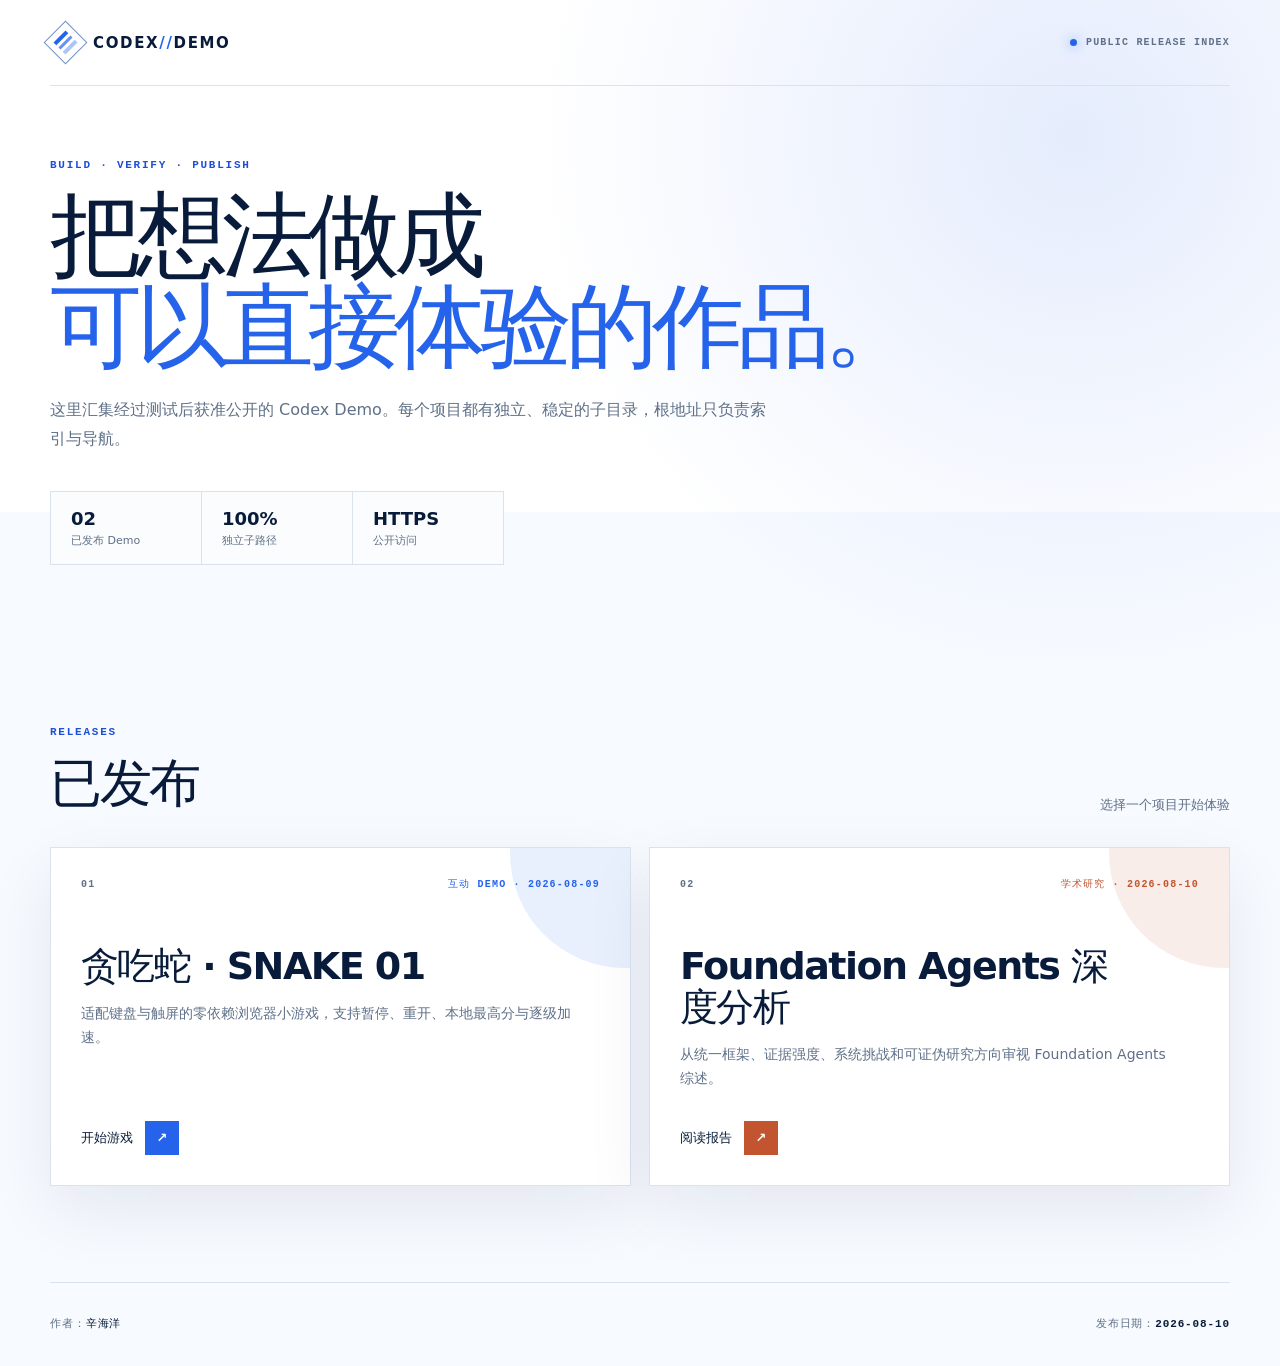
<file: index.html>
<!doctype html>
<html lang="zh-CN">
  <head>
    <meta charset="UTF-8" />
    <meta name="viewport" content="width=device-width, initial-scale=1.0, viewport-fit=cover" />
    <meta name="theme-color" content="#081b3a" />
    <meta name="description" content="Codex 制作并经验证后公开发布的互动原型、研究报告与产品 Demo 索引。" />
    <title>Codex Demo Lab</title>
    <link rel="stylesheet" href="./styles.css?v=0.1.0" />
  </head>
  <body>
    <a class="skip-link" href="#demos">跳到 Demo 列表</a>
    <header class="site-header">
      <a class="brand" href="./" aria-label="Codex Demo Lab 首页">
        <span class="brand-mark" aria-hidden="true"><i></i><i></i><i></i></span>
        <span>CODEX<span>//</span>DEMO</span>
      </a>
      <p><span class="status-dot" aria-hidden="true"></span> PUBLIC RELEASE INDEX</p>
    </header>

    <main>
      <section class="hero" aria-labelledby="page-title">
        <p class="eyebrow">BUILD · VERIFY · PUBLISH</p>
        <h1 id="page-title">把想法做成<br /><span>可以直接体验的作品。</span></h1>
        <p class="hero-copy">这里汇集经过测试后获准公开的 Codex Demo。每个项目都有独立、稳定的子目录，根地址只负责索引与导航。</p>
        <div class="hero-meta" aria-label="站点统计">
          <div><strong>02</strong><span>已发布 Demo</span></div>
          <div><strong>100%</strong><span>独立子路径</span></div>
          <div><strong>HTTPS</strong><span>公开访问</span></div>
        </div>
      </section>

      <section class="demo-section" id="demos" aria-labelledby="demo-title">
        <div class="section-heading">
          <div>
            <p class="eyebrow">RELEASES</p>
            <h2 id="demo-title">已发布</h2>
          </div>
          <p>选择一个项目开始体验</p>
        </div>
        <div class="demo-grid">
          <article class="demo-card" data-accent="blue">
            <div class="demo-card__top">
              <span class="demo-card__index">01</span>
              <span class="demo-card__category">互动 Demo · <time datetime="2026-08-09">2026-08-09</time></span>
            </div>
            <h3>贪吃蛇 · SNAKE 01</h3>
            <p>适配键盘与触屏的零依赖浏览器小游戏，支持暂停、重开、本地最高分与逐级加速。</p>
            <a class="demo-card__link" href="./snake/">开始游戏</a>
          </article>
          <article class="demo-card" data-accent="rust">
            <div class="demo-card__top">
              <span class="demo-card__index">02</span>
              <span class="demo-card__category">学术研究 · <time datetime="2026-08-10">2026-08-10</time></span>
            </div>
            <h3>Foundation Agents 深度分析</h3>
            <p>从统一框架、证据强度、系统挑战和可证伪研究方向审视 Foundation Agents 综述。</p>
            <a class="demo-card__link" href="./foundationagent/">阅读报告</a>
          </article>
        </div>
      </section>
    </main>

    <footer id="publication-footer">
      <div class="byline">作者：<b>辛海洋</b></div>
      <div class="pubdate">发布日期：<time datetime="2026-08-10">2026-08-10</time></div>
    </footer>
  </body>
</html>
</file>
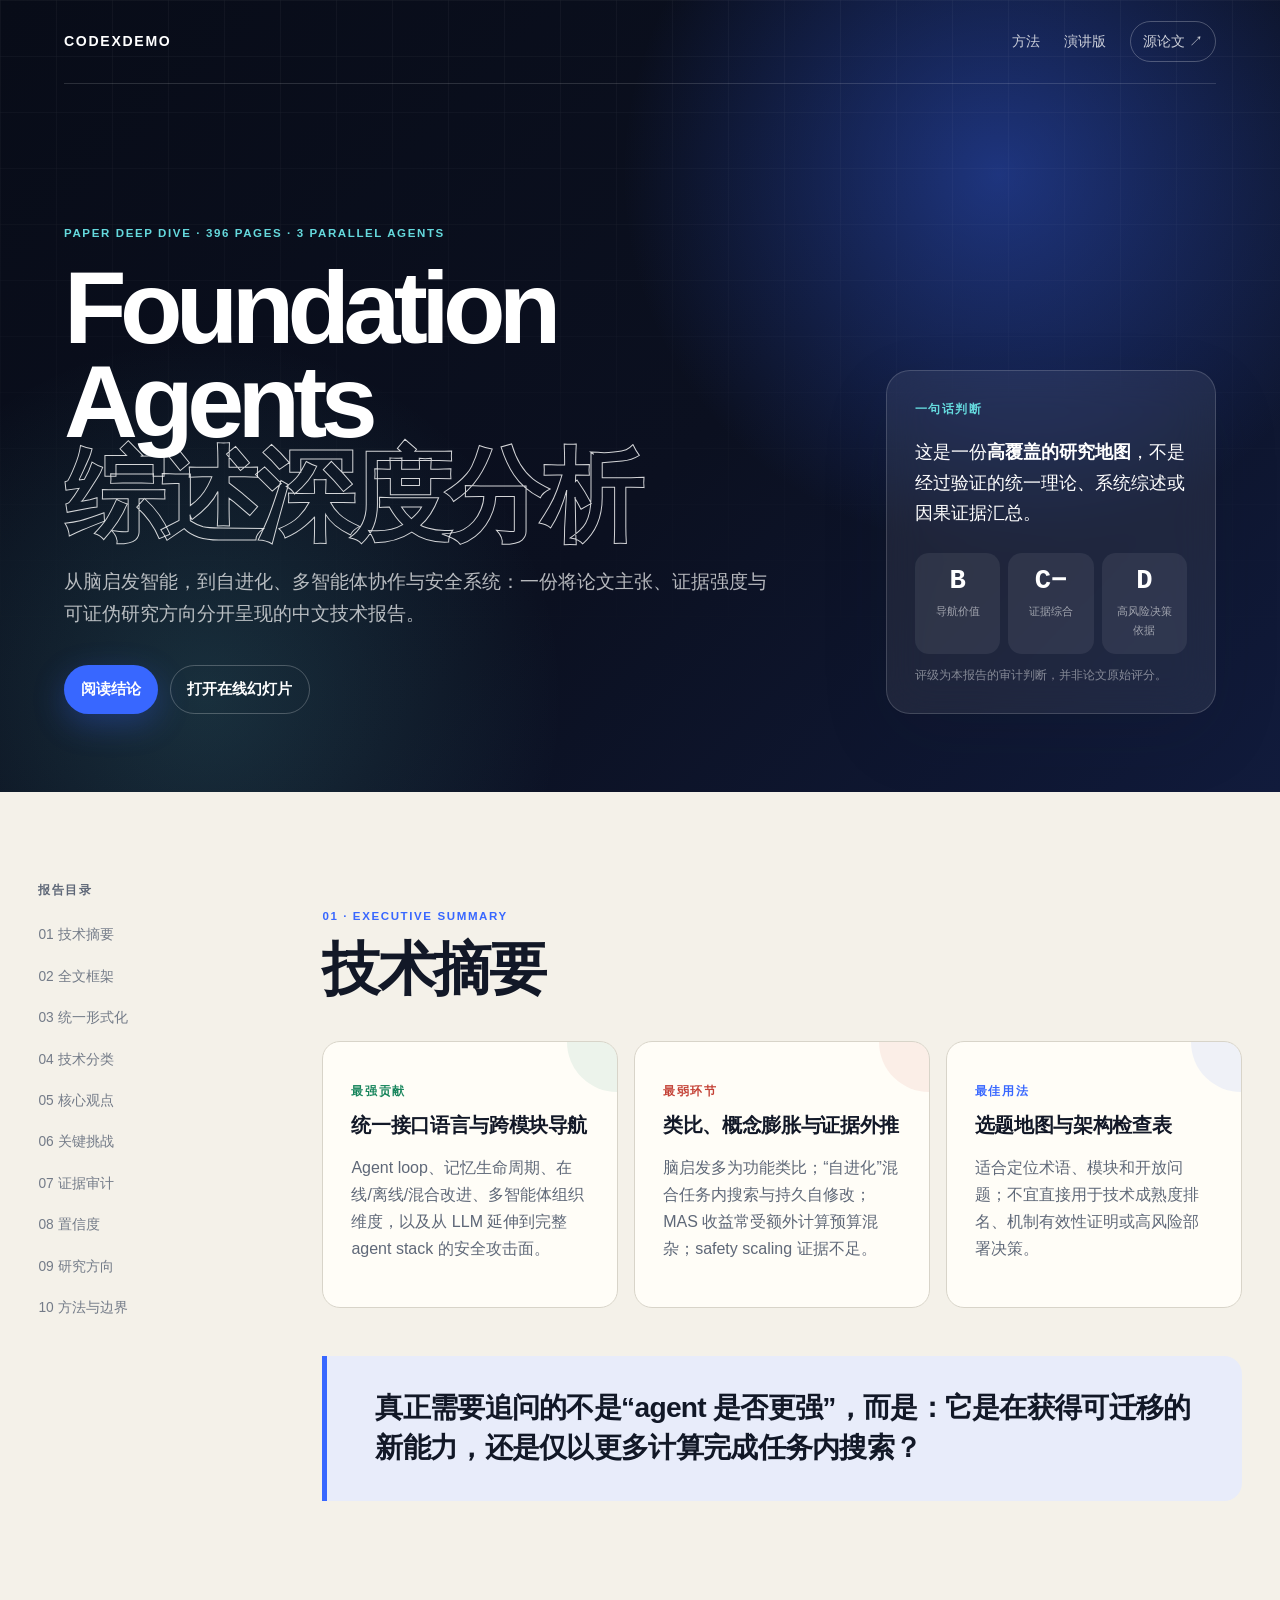
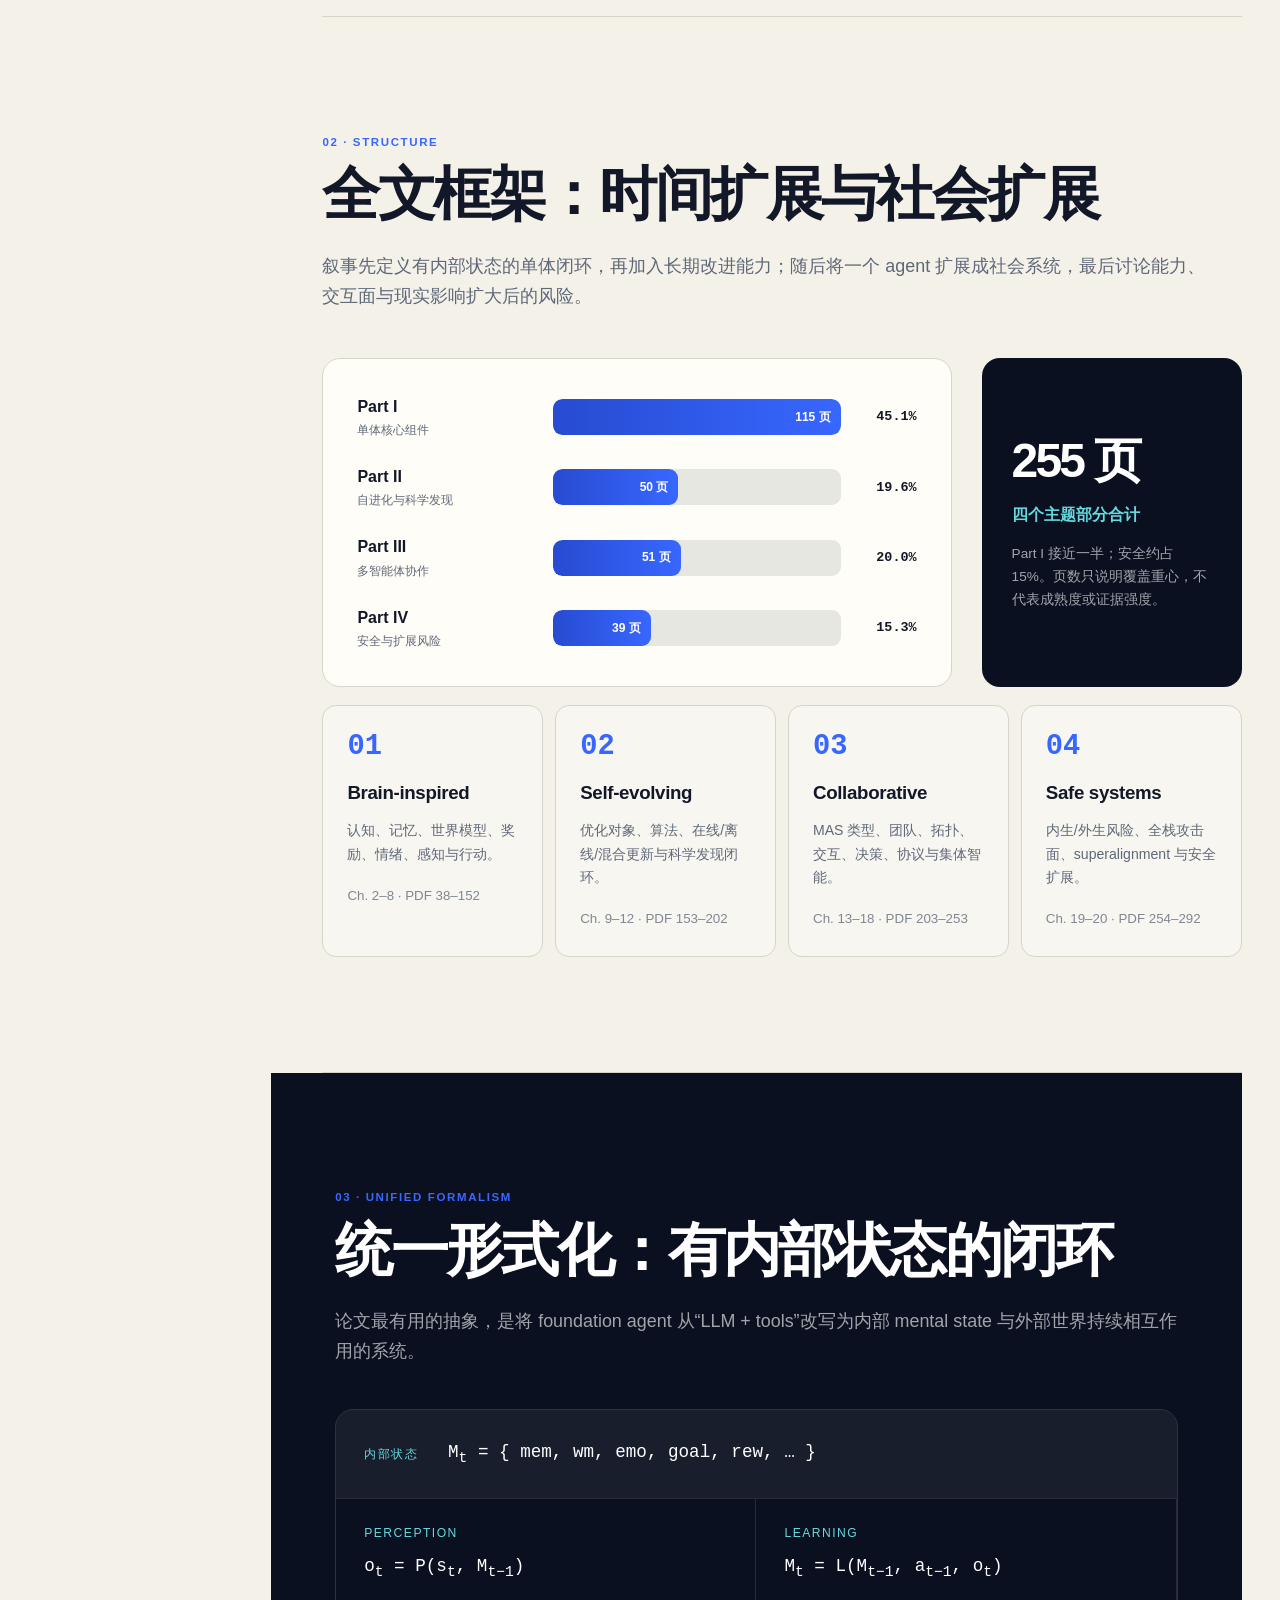
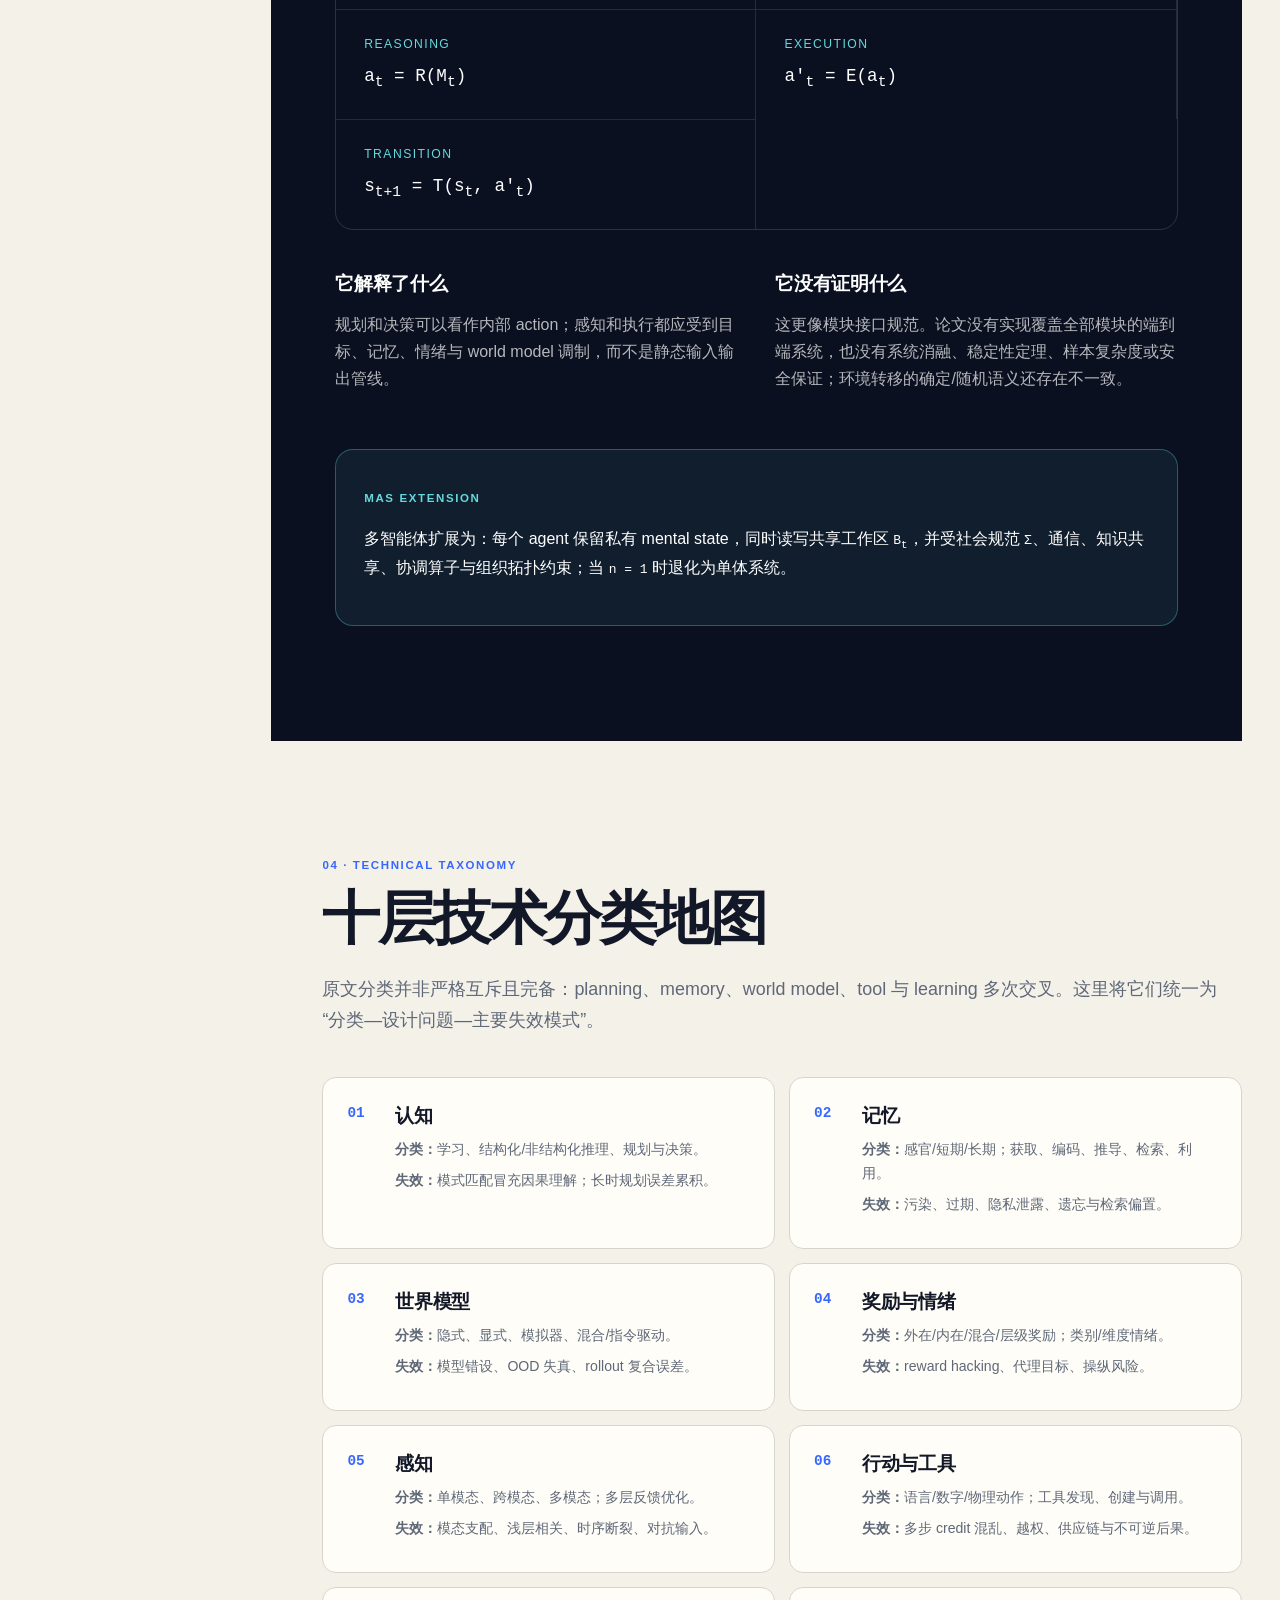
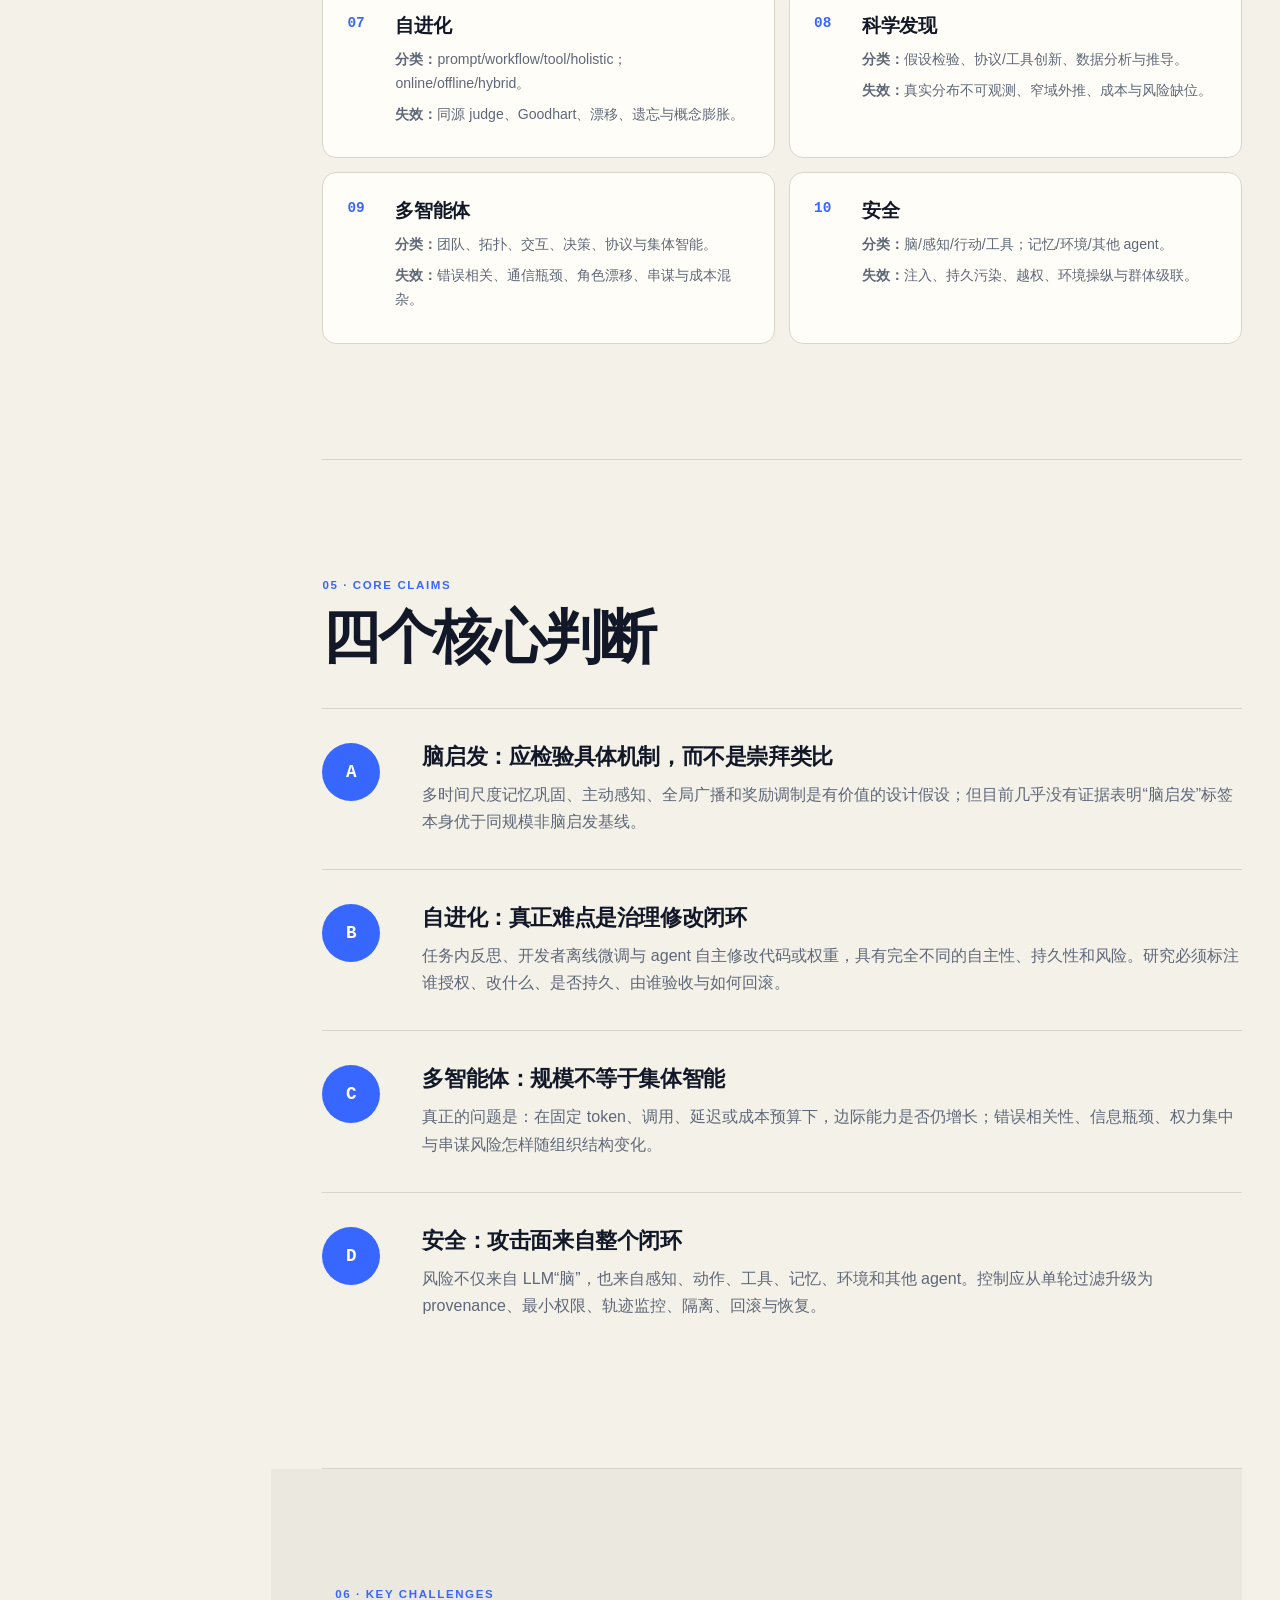
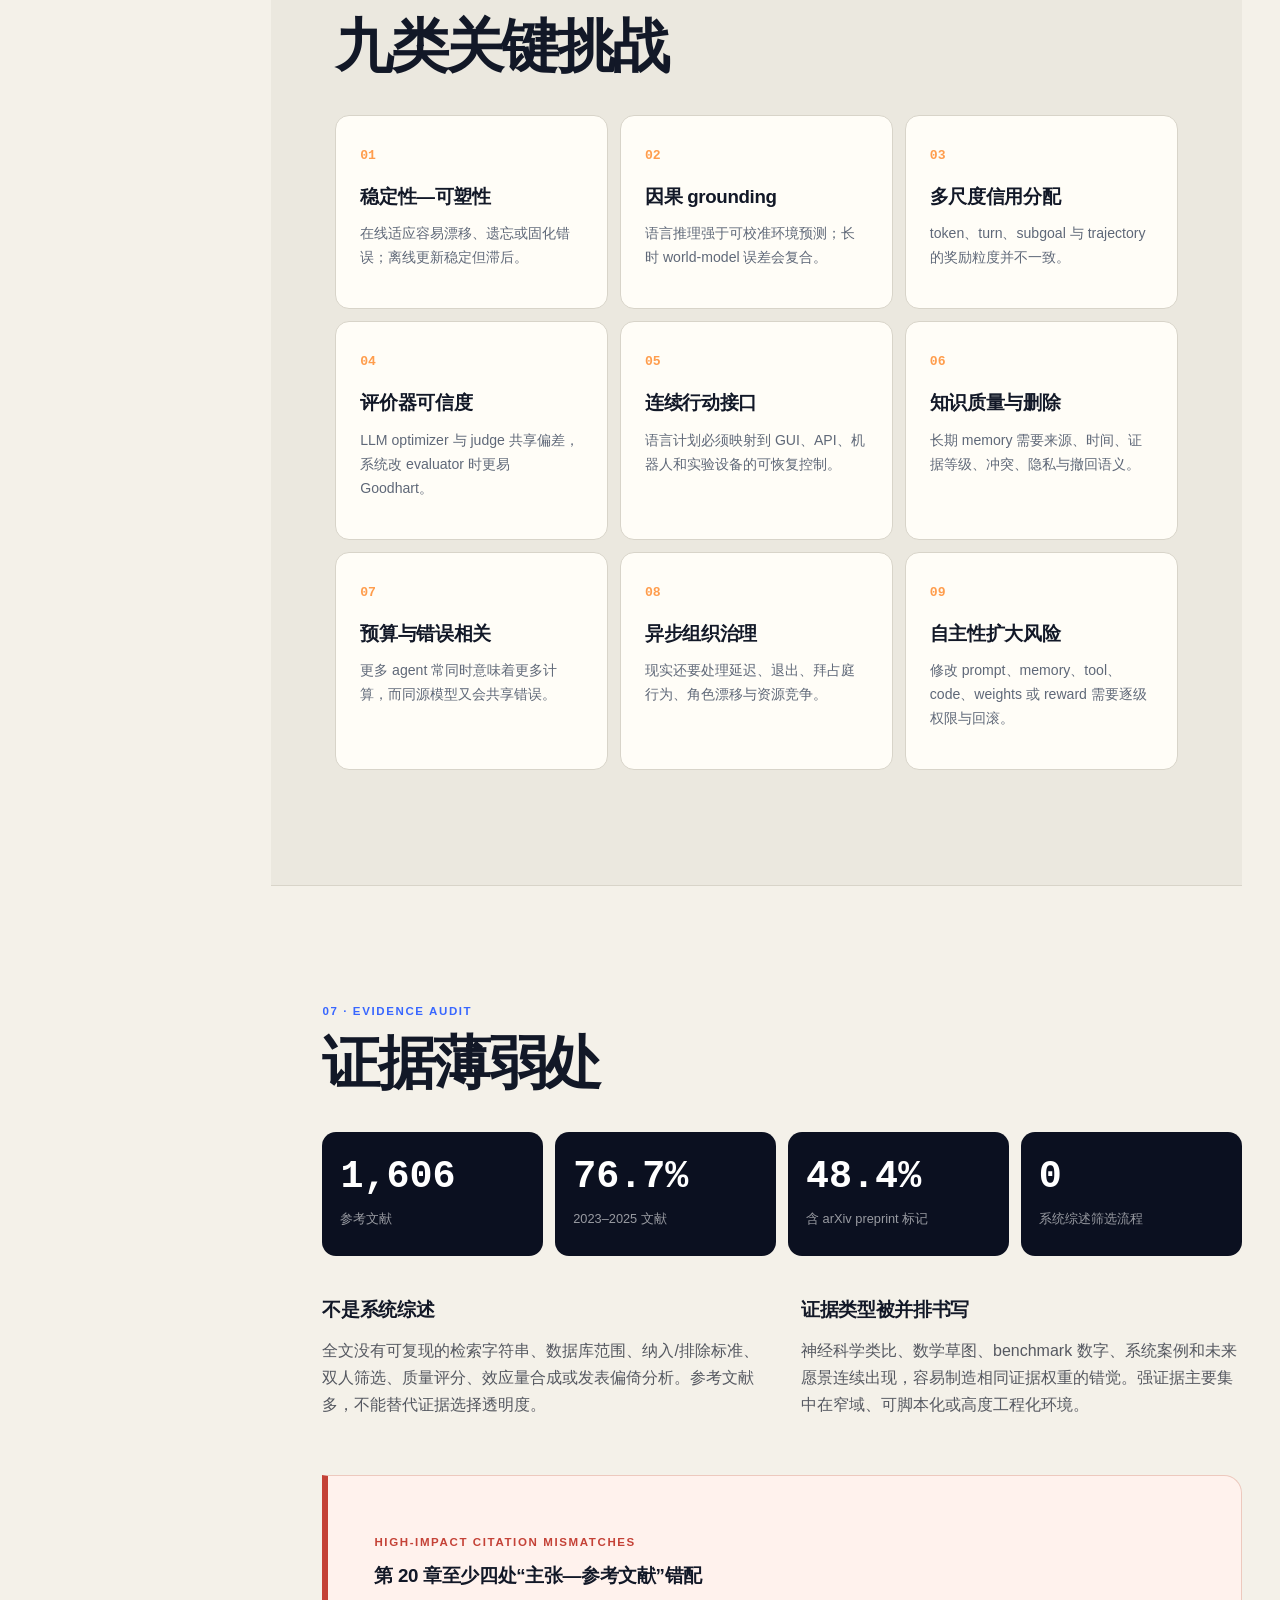
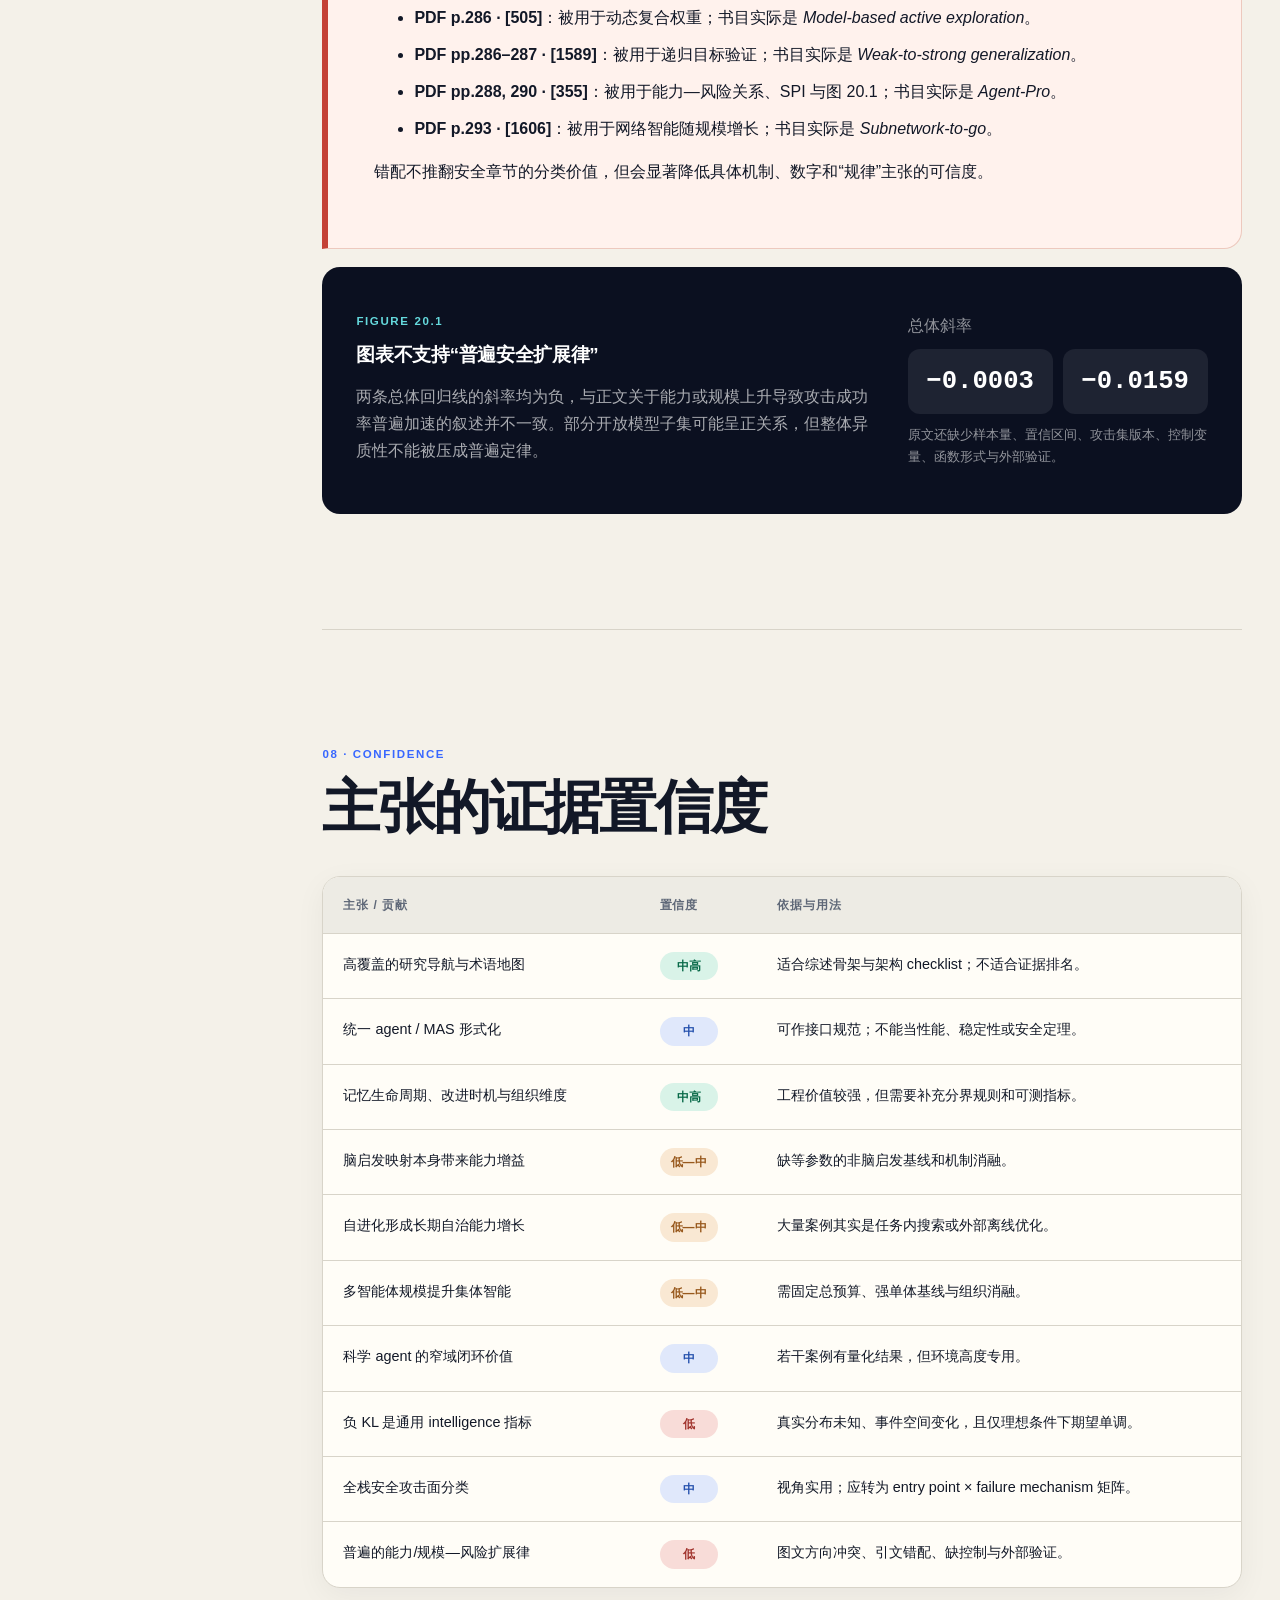
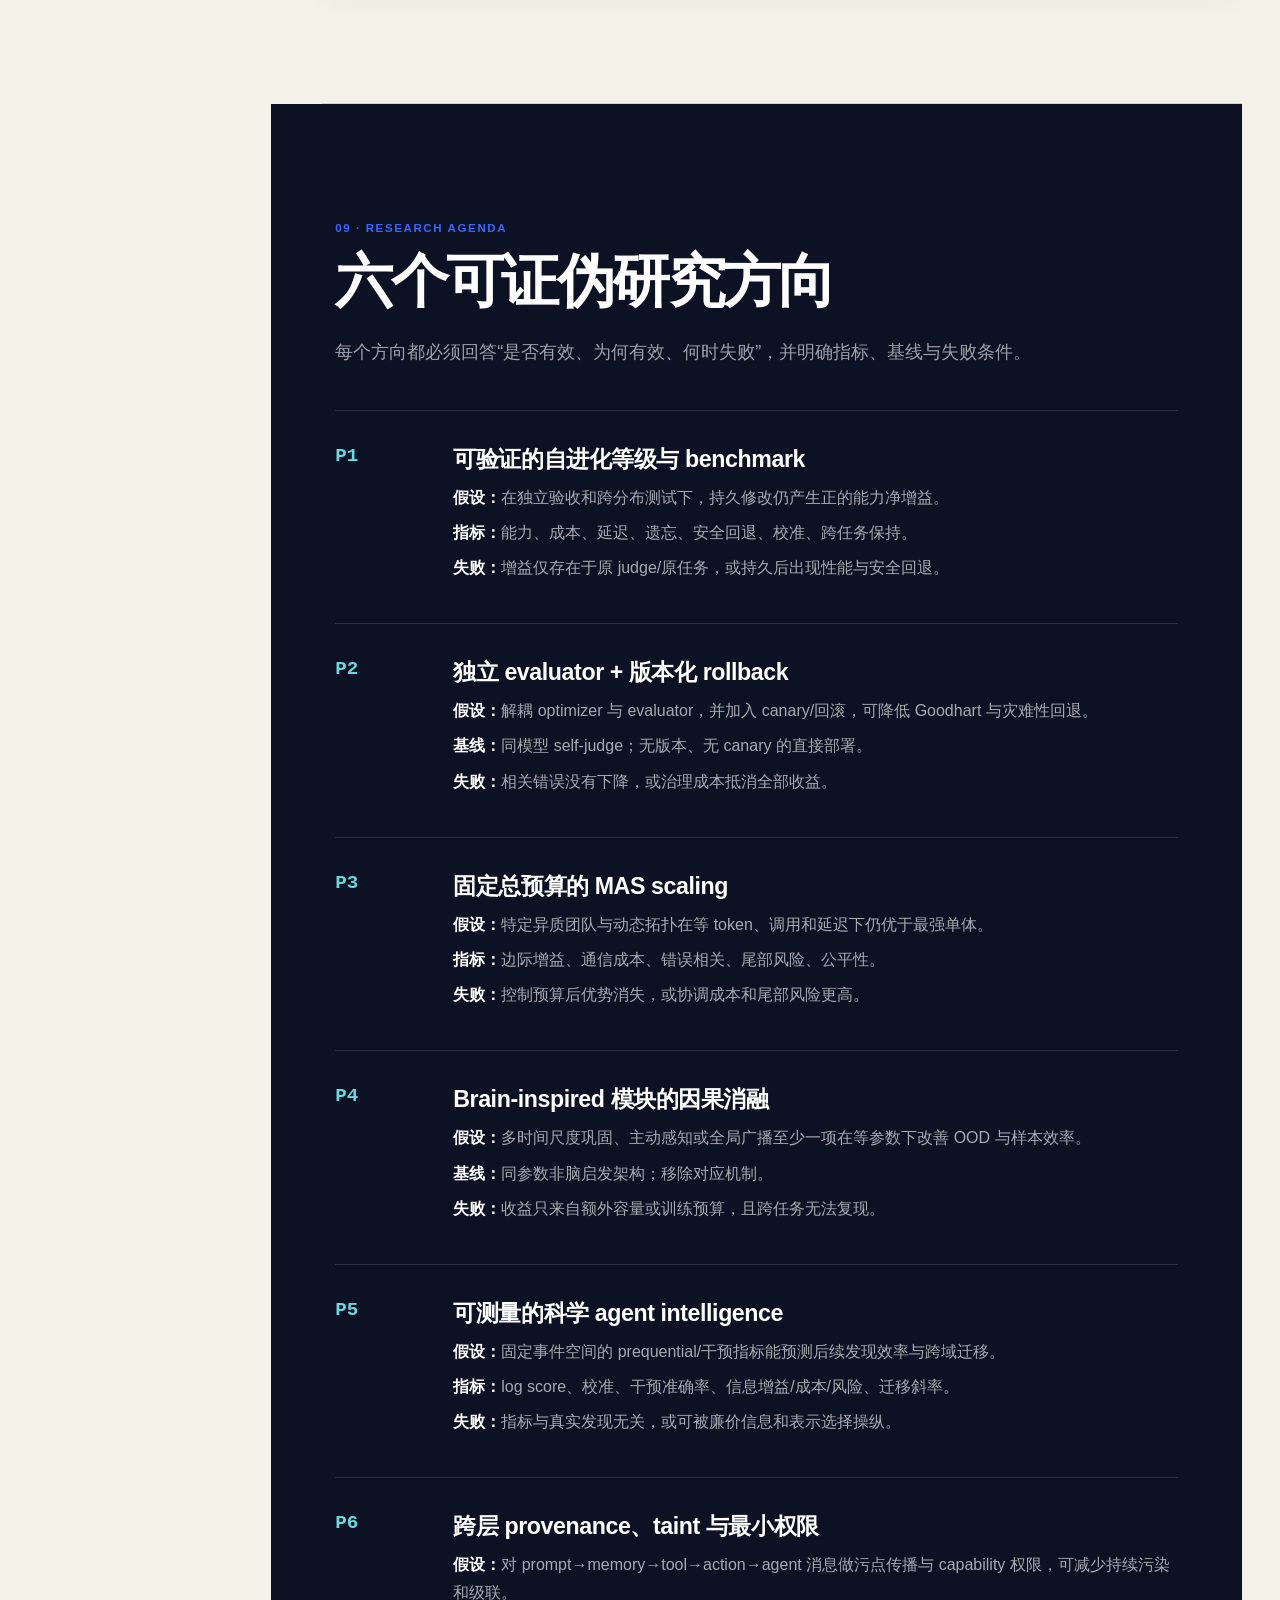
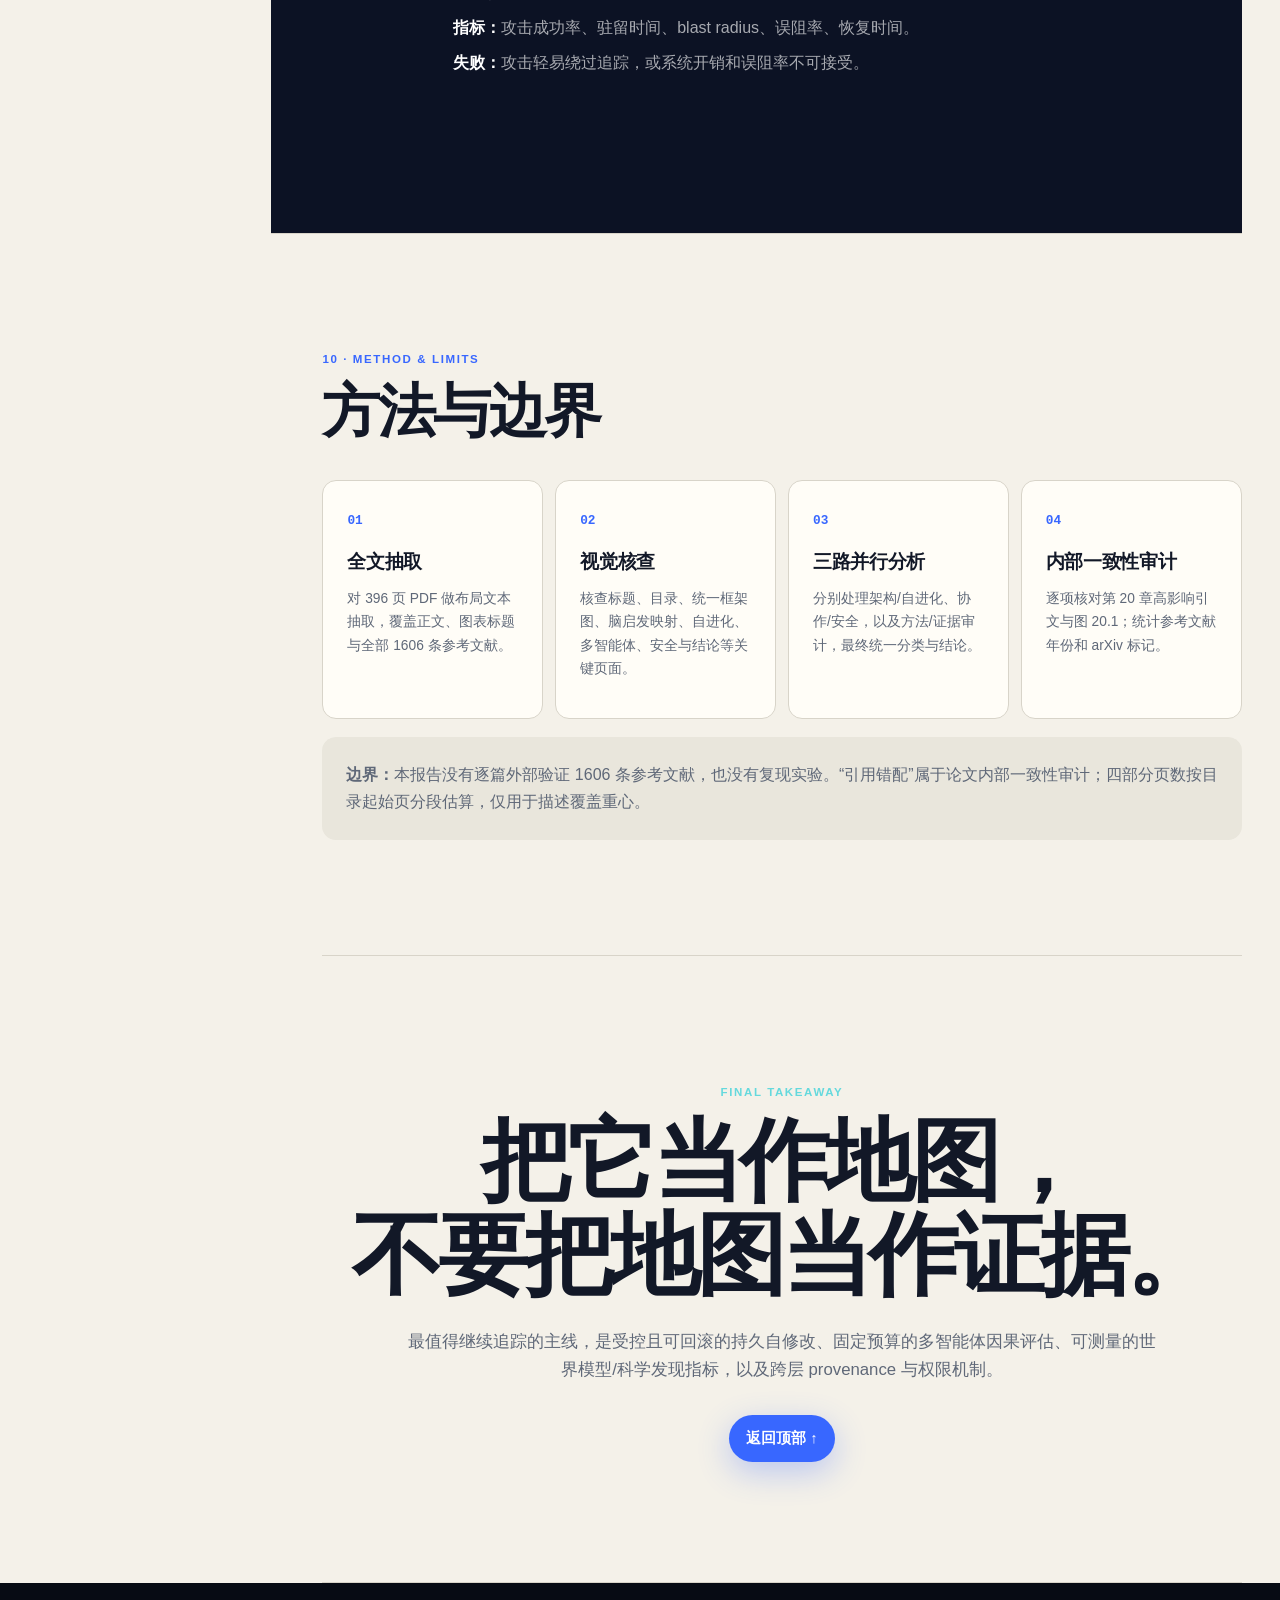
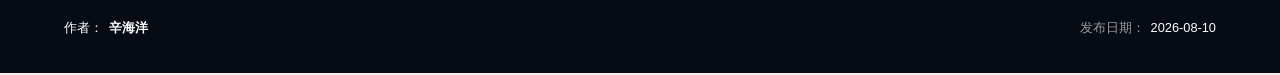
<file: foundationagent/index.html>
<!doctype html>
<html lang="zh-CN">
<head>
  <meta charset="utf-8">
  <meta name="viewport" content="width=device-width, initial-scale=1">
  <meta name="description" content="对 Foundation Agents 综述的中文深度分析：全文框架、核心观点、技术分类、关键挑战、证据审计与研究议程。">
  <meta name="theme-color" content="#0b1020">
  <title>Foundation Agents 综述深度分析</title>
  <link rel="icon" href="./favicon.svg" type="image/svg+xml">
  <link rel="stylesheet" href="./styles.css">
</head>
<body>
  <a class="skip-link" href="#content">跳到正文</a>
  <header class="hero" id="top">
    <nav class="topbar" aria-label="顶部导航">
      <a class="brand" href="../">CODEXDEMO</a>
      <div class="top-actions">
        <a href="#method">方法</a>
        <a href="./slides/">演讲版</a>
        <a class="source-link" href="https://arxiv.org/abs/2504.01990" target="_blank" rel="noreferrer">源论文 ↗</a>
      </div>
    </nav>
    <div class="hero-grid">
      <div class="hero-copy">
        <p class="eyebrow">PAPER DEEP DIVE · 396 PAGES · 3 PARALLEL AGENTS</p>
        <h1>Foundation Agents<br><span>综述深度分析</span></h1>
        <p class="dek">从脑启发智能，到自进化、多智能体协作与安全系统：一份将论文主张、证据强度与可证伪研究方向分开呈现的中文技术报告。</p>
        <div class="hero-actions">
          <a class="button primary" href="#summary">阅读结论</a>
          <a class="button secondary" href="./slides/">打开在线幻灯片</a>
        </div>
      </div>
      <aside class="verdict" aria-label="总体判断">
        <p class="verdict-label">一句话判断</p>
        <p>这是一份<strong>高覆盖的研究地图</strong>，不是经过验证的统一理论、系统综述或因果证据汇总。</p>
        <div class="grades" aria-label="定性评级">
          <div><span>B</span><small>导航价值</small></div>
          <div><span>C−</span><small>证据综合</small></div>
          <div><span>D</span><small>高风险决策依据</small></div>
        </div>
        <p class="fineprint">评级为本报告的审计判断，并非论文原始评分。</p>
      </aside>
    </div>
  </header>

  <div class="page-shell">
    <aside class="toc" aria-label="报告目录">
      <p>报告目录</p>
      <a href="#summary">01 技术摘要</a>
      <a href="#framework">02 全文框架</a>
      <a href="#formalism">03 统一形式化</a>
      <a href="#taxonomy">04 技术分类</a>
      <a href="#claims">05 核心观点</a>
      <a href="#challenges">06 关键挑战</a>
      <a href="#evidence">07 证据审计</a>
      <a href="#confidence">08 置信度</a>
      <a href="#research">09 研究方向</a>
      <a href="#method">10 方法与边界</a>
    </aside>

    <main id="content">
      <section id="summary" class="section intro-section">
        <div class="section-kicker">01 · EXECUTIVE SUMMARY</div>
        <h2>技术摘要</h2>
        <div class="answer-grid">
          <article class="answer-card positive">
            <p class="card-tag">最强贡献</p>
            <h3>统一接口语言与跨模块导航</h3>
            <p>Agent loop、记忆生命周期、在线/离线/混合改进、多智能体组织维度，以及从 LLM 延伸到完整 agent stack 的安全攻击面。</p>
          </article>
          <article class="answer-card caution">
            <p class="card-tag">最弱环节</p>
            <h3>类比、概念膨胀与证据外推</h3>
            <p>脑启发多为功能类比；“自进化”混合任务内搜索与持久自修改；MAS 收益常受额外计算预算混杂；safety scaling 证据不足。</p>
          </article>
          <article class="answer-card neutral">
            <p class="card-tag">最佳用法</p>
            <h3>选题地图与架构检查表</h3>
            <p>适合定位术语、模块和开放问题；不宜直接用于技术成熟度排名、机制有效性证明或高风险部署决策。</p>
          </article>
        </div>
        <blockquote>
          真正需要追问的不是“agent 是否更强”，而是：它是在获得可迁移的新能力，还是仅以更多计算完成任务内搜索？
        </blockquote>
      </section>

      <section id="framework" class="section">
        <div class="section-kicker">02 · STRUCTURE</div>
        <h2>全文框架：时间扩展与社会扩展</h2>
        <p class="lead">叙事先定义有内部状态的单体闭环，再加入长期改进能力；随后将一个 agent 扩展成社会系统，最后讨论能力、交互面与现实影响扩大后的风险。</p>
        <div class="coverage-layout">
          <div class="coverage-chart" role="img" aria-label="四个部分页数：Part I 115 页，Part II 50 页，Part III 51 页，Part IV 39 页">
            <div class="bar-row">
              <div class="bar-label"><strong>Part I</strong><span>单体核心组件</span></div>
              <div class="bar-track"><span style="--bar:100%"><b>115 页</b></span></div>
              <div class="bar-share">45.1%</div>
            </div>
            <div class="bar-row">
              <div class="bar-label"><strong>Part II</strong><span>自进化与科学发现</span></div>
              <div class="bar-track"><span style="--bar:43.5%"><b>50 页</b></span></div>
              <div class="bar-share">19.6%</div>
            </div>
            <div class="bar-row">
              <div class="bar-label"><strong>Part III</strong><span>多智能体协作</span></div>
              <div class="bar-track"><span style="--bar:44.3%"><b>51 页</b></span></div>
              <div class="bar-share">20.0%</div>
            </div>
            <div class="bar-row">
              <div class="bar-label"><strong>Part IV</strong><span>安全与扩展风险</span></div>
              <div class="bar-track"><span style="--bar:33.9%"><b>39 页</b></span></div>
              <div class="bar-share">15.3%</div>
            </div>
          </div>
          <aside class="chart-note">
            <strong>255 页</strong>
            <span>四个主题部分合计</span>
            <p>Part I 接近一半；安全约占 15%。页数只说明覆盖重心，不代表成熟度或证据强度。</p>
          </aside>
        </div>
        <div class="part-grid">
          <article><span>01</span><h3>Brain-inspired</h3><p>认知、记忆、世界模型、奖励、情绪、感知与行动。</p><small>Ch. 2–8 · PDF 38–152</small></article>
          <article><span>02</span><h3>Self-evolving</h3><p>优化对象、算法、在线/离线/混合更新与科学发现闭环。</p><small>Ch. 9–12 · PDF 153–202</small></article>
          <article><span>03</span><h3>Collaborative</h3><p>MAS 类型、团队、拓扑、交互、决策、协议与集体智能。</p><small>Ch. 13–18 · PDF 203–253</small></article>
          <article><span>04</span><h3>Safe systems</h3><p>内生/外生风险、全栈攻击面、superalignment 与安全扩展。</p><small>Ch. 19–20 · PDF 254–292</small></article>
        </div>
      </section>

      <section id="formalism" class="section dark-section">
        <div class="section-kicker">03 · UNIFIED FORMALISM</div>
        <h2>统一形式化：有内部状态的闭环</h2>
        <p class="lead">论文最有用的抽象，是将 foundation agent 从“LLM + tools”改写为内部 mental state 与外部世界持续相互作用的系统。</p>
        <div class="formula-card">
          <div class="formula-line"><i>内部状态</i><code>M<sub>t</sub> = { mem, wm, emo, goal, rew, … }</code></div>
          <div class="formula-grid">
            <div><i>Perception</i><code>o<sub>t</sub> = P(s<sub>t</sub>, M<sub>t−1</sub>)</code></div>
            <div><i>Learning</i><code>M<sub>t</sub> = L(M<sub>t−1</sub>, a<sub>t−1</sub>, o<sub>t</sub>)</code></div>
            <div><i>Reasoning</i><code>a<sub>t</sub> = R(M<sub>t</sub>)</code></div>
            <div><i>Execution</i><code>a′<sub>t</sub> = E(a<sub>t</sub>)</code></div>
            <div><i>Transition</i><code>s<sub>t+1</sub> = T(s<sub>t</sub>, a′<sub>t</sub>)</code></div>
          </div>
        </div>
        <div class="two-col">
          <div>
            <h3>它解释了什么</h3>
            <p>规划和决策可以看作内部 action；感知和执行都应受到目标、记忆、情绪与 world model 调制，而不是静态输入输出管线。</p>
          </div>
          <div>
            <h3>它没有证明什么</h3>
            <p>这更像模块接口规范。论文没有实现覆盖全部模块的端到端系统，也没有系统消融、稳定性定理、样本复杂度或安全保证；环境转移的确定/随机语义还存在不一致。</p>
          </div>
        </div>
        <div class="mas-extension">
          <p class="card-tag">MAS EXTENSION</p>
          <p>多智能体扩展为：每个 agent 保留私有 mental state，同时读写共享工作区 <code>B<sub>t</sub></code>，并受社会规范 <code>Σ</code>、通信、知识共享、协调算子与组织拓扑约束；当 <code>n = 1</code> 时退化为单体系统。</p>
        </div>
      </section>

      <section id="taxonomy" class="section">
        <div class="section-kicker">04 · TECHNICAL TAXONOMY</div>
        <h2>十层技术分类地图</h2>
        <p class="lead">原文分类并非严格互斥且完备：planning、memory、world model、tool 与 learning 多次交叉。这里将它们统一为“分类—设计问题—主要失效模式”。</p>
        <div class="taxonomy-grid">
          <article><b>01</b><h3>认知</h3><p><strong>分类：</strong>学习、结构化/非结构化推理、规划与决策。</p><p><strong>失效：</strong>模式匹配冒充因果理解；长时规划误差累积。</p></article>
          <article><b>02</b><h3>记忆</h3><p><strong>分类：</strong>感官/短期/长期；获取、编码、推导、检索、利用。</p><p><strong>失效：</strong>污染、过期、隐私泄露、遗忘与检索偏置。</p></article>
          <article><b>03</b><h3>世界模型</h3><p><strong>分类：</strong>隐式、显式、模拟器、混合/指令驱动。</p><p><strong>失效：</strong>模型错设、OOD 失真、rollout 复合误差。</p></article>
          <article><b>04</b><h3>奖励与情绪</h3><p><strong>分类：</strong>外在/内在/混合/层级奖励；类别/维度情绪。</p><p><strong>失效：</strong>reward hacking、代理目标、操纵风险。</p></article>
          <article><b>05</b><h3>感知</h3><p><strong>分类：</strong>单模态、跨模态、多模态；多层反馈优化。</p><p><strong>失效：</strong>模态支配、浅层相关、时序断裂、对抗输入。</p></article>
          <article><b>06</b><h3>行动与工具</h3><p><strong>分类：</strong>语言/数字/物理动作；工具发现、创建与调用。</p><p><strong>失效：</strong>多步 credit 混乱、越权、供应链与不可逆后果。</p></article>
          <article><b>07</b><h3>自进化</h3><p><strong>分类：</strong>prompt/workflow/tool/holistic；online/offline/hybrid。</p><p><strong>失效：</strong>同源 judge、Goodhart、漂移、遗忘与概念膨胀。</p></article>
          <article><b>08</b><h3>科学发现</h3><p><strong>分类：</strong>假设检验、协议/工具创新、数据分析与推导。</p><p><strong>失效：</strong>真实分布不可观测、窄域外推、成本与风险缺位。</p></article>
          <article><b>09</b><h3>多智能体</h3><p><strong>分类：</strong>团队、拓扑、交互、决策、协议与集体智能。</p><p><strong>失效：</strong>错误相关、通信瓶颈、角色漂移、串谋与成本混杂。</p></article>
          <article><b>10</b><h3>安全</h3><p><strong>分类：</strong>脑/感知/行动/工具；记忆/环境/其他 agent。</p><p><strong>失效：</strong>注入、持久污染、越权、环境操纵与群体级联。</p></article>
        </div>
      </section>

      <section id="claims" class="section">
        <div class="section-kicker">05 · CORE CLAIMS</div>
        <h2>四个核心判断</h2>
        <div class="claim-list">
          <article>
            <div class="claim-num">A</div>
            <div><h3>脑启发：应检验具体机制，而不是崇拜类比</h3><p>多时间尺度记忆巩固、主动感知、全局广播和奖励调制是有价值的设计假设；但目前几乎没有证据表明“脑启发”标签本身优于同规模非脑启发基线。</p></div>
          </article>
          <article>
            <div class="claim-num">B</div>
            <div><h3>自进化：真正难点是治理修改闭环</h3><p>任务内反思、开发者离线微调与 agent 自主修改代码或权重，具有完全不同的自主性、持久性和风险。研究必须标注谁授权、改什么、是否持久、由谁验收与如何回滚。</p></div>
          </article>
          <article>
            <div class="claim-num">C</div>
            <div><h3>多智能体：规模不等于集体智能</h3><p>真正的问题是：在固定 token、调用、延迟或成本预算下，边际能力是否仍增长；错误相关性、信息瓶颈、权力集中与串谋风险怎样随组织结构变化。</p></div>
          </article>
          <article>
            <div class="claim-num">D</div>
            <div><h3>安全：攻击面来自整个闭环</h3><p>风险不仅来自 LLM“脑”，也来自感知、动作、工具、记忆、环境和其他 agent。控制应从单轮过滤升级为 provenance、最小权限、轨迹监控、隔离、回滚与恢复。</p></div>
          </article>
        </div>
      </section>

      <section id="challenges" class="section challenge-section">
        <div class="section-kicker">06 · KEY CHALLENGES</div>
        <h2>九类关键挑战</h2>
        <div class="challenge-grid">
          <article><span>01</span><h3>稳定性—可塑性</h3><p>在线适应容易漂移、遗忘或固化错误；离线更新稳定但滞后。</p></article>
          <article><span>02</span><h3>因果 grounding</h3><p>语言推理强于可校准环境预测；长时 world-model 误差会复合。</p></article>
          <article><span>03</span><h3>多尺度信用分配</h3><p>token、turn、subgoal 与 trajectory 的奖励粒度并不一致。</p></article>
          <article><span>04</span><h3>评价器可信度</h3><p>LLM optimizer 与 judge 共享偏差，系统改 evaluator 时更易 Goodhart。</p></article>
          <article><span>05</span><h3>连续行动接口</h3><p>语言计划必须映射到 GUI、API、机器人和实验设备的可恢复控制。</p></article>
          <article><span>06</span><h3>知识质量与删除</h3><p>长期 memory 需要来源、时间、证据等级、冲突、隐私与撤回语义。</p></article>
          <article><span>07</span><h3>预算与错误相关</h3><p>更多 agent 常同时意味着更多计算，而同源模型又会共享错误。</p></article>
          <article><span>08</span><h3>异步组织治理</h3><p>现实还要处理延迟、退出、拜占庭行为、角色漂移与资源竞争。</p></article>
          <article><span>09</span><h3>自主性扩大风险</h3><p>修改 prompt、memory、tool、code、weights 或 reward 需要逐级权限与回滚。</p></article>
        </div>
      </section>

      <section id="evidence" class="section evidence-section">
        <div class="section-kicker">07 · EVIDENCE AUDIT</div>
        <h2>证据薄弱处</h2>
        <div class="evidence-stats">
          <div><strong>1,606</strong><span>参考文献</span></div>
          <div><strong>76.7%</strong><span>2023–2025 文献</span></div>
          <div><strong>48.4%</strong><span>含 arXiv preprint 标记</span></div>
          <div><strong>0</strong><span>系统综述筛选流程</span></div>
        </div>
        <div class="two-col evidence-copy">
          <div>
            <h3>不是系统综述</h3>
            <p>全文没有可复现的检索字符串、数据库范围、纳入/排除标准、双人筛选、质量评分、效应量合成或发表偏倚分析。参考文献多，不能替代证据选择透明度。</p>
          </div>
          <div>
            <h3>证据类型被并排书写</h3>
            <p>神经科学类比、数学草图、benchmark 数字、系统案例和未来愿景连续出现，容易制造相同证据权重的错觉。强证据主要集中在窄域、可脚本化或高度工程化环境。</p>
          </div>
        </div>
        <div class="red-flag">
          <p class="card-tag">HIGH-IMPACT CITATION MISMATCHES</p>
          <h3>第 20 章至少四处“主张—参考文献”错配</h3>
          <ul>
            <li><strong>PDF p.286 · [505]</strong>：被用于动态复合权重；书目实际是 <em>Model-based active exploration</em>。</li>
            <li><strong>PDF pp.286–287 · [1589]</strong>：被用于递归目标验证；书目实际是 <em>Weak-to-strong generalization</em>。</li>
            <li><strong>PDF pp.288, 290 · [355]</strong>：被用于能力—风险关系、SPI 与图 20.1；书目实际是 <em>Agent-Pro</em>。</li>
            <li><strong>PDF p.293 · [1606]</strong>：被用于网络智能随规模增长；书目实际是 <em>Subnetwork-to-go</em>。</li>
          </ul>
          <p>错配不推翻安全章节的分类价值，但会显著降低具体机制、数字和“规律”主张的可信度。</p>
        </div>
        <div class="figure-audit">
          <div>
            <p class="card-tag">FIGURE 20.1</p>
            <h3>图表不支持“普遍安全扩展律”</h3>
            <p>两条总体回归线的斜率均为负，与正文关于能力或规模上升导致攻击成功率普遍加速的叙述并不一致。部分开放模型子集可能呈正关系，但整体异质性不能被压成普遍定律。</p>
          </div>
          <div class="slope-box"><span>总体斜率</span><strong>−0.0003</strong><strong>−0.0159</strong><small>原文还缺少样本量、置信区间、攻击集版本、控制变量、函数形式与外部验证。</small></div>
        </div>
      </section>

      <section id="confidence" class="section">
        <div class="section-kicker">08 · CONFIDENCE</div>
        <h2>主张的证据置信度</h2>
        <div class="table-wrap">
          <table>
            <thead><tr><th>主张 / 贡献</th><th>置信度</th><th>依据与用法</th></tr></thead>
            <tbody>
              <tr><td>高覆盖的研究导航与术语地图</td><td><span class="pill high">中高</span></td><td>适合综述骨架与架构 checklist；不适合证据排名。</td></tr>
              <tr><td>统一 agent / MAS 形式化</td><td><span class="pill mid">中</span></td><td>可作接口规范；不能当性能、稳定性或安全定理。</td></tr>
              <tr><td>记忆生命周期、改进时机与组织维度</td><td><span class="pill high">中高</span></td><td>工程价值较强，但需要补充分界规则和可测指标。</td></tr>
              <tr><td>脑启发映射本身带来能力增益</td><td><span class="pill low">低—中</span></td><td>缺等参数的非脑启发基线和机制消融。</td></tr>
              <tr><td>自进化形成长期自治能力增长</td><td><span class="pill low">低—中</span></td><td>大量案例其实是任务内搜索或外部离线优化。</td></tr>
              <tr><td>多智能体规模提升集体智能</td><td><span class="pill low">低—中</span></td><td>需固定总预算、强单体基线与组织消融。</td></tr>
              <tr><td>科学 agent 的窄域闭环价值</td><td><span class="pill mid">中</span></td><td>若干案例有量化结果，但环境高度专用。</td></tr>
              <tr><td>负 KL 是通用 intelligence 指标</td><td><span class="pill critical">低</span></td><td>真实分布未知、事件空间变化，且仅理想条件下期望单调。</td></tr>
              <tr><td>全栈安全攻击面分类</td><td><span class="pill mid">中</span></td><td>视角实用；应转为 entry point × failure mechanism 矩阵。</td></tr>
              <tr><td>普遍的能力/规模—风险扩展律</td><td><span class="pill critical">低</span></td><td>图文方向冲突、引文错配、缺控制与外部验证。</td></tr>
            </tbody>
          </table>
        </div>
      </section>

      <section id="research" class="section research-section">
        <div class="section-kicker">09 · RESEARCH AGENDA</div>
        <h2>六个可证伪研究方向</h2>
        <p class="lead">每个方向都必须回答“是否有效、为何有效、何时失败”，并明确指标、基线与失败条件。</p>
        <div class="research-list">
          <article>
            <div class="priority">P1</div>
            <div><h3>可验证的自进化等级与 benchmark</h3><p><strong>假设：</strong>在独立验收和跨分布测试下，持久修改仍产生正的能力净增益。</p><p><strong>指标：</strong>能力、成本、延迟、遗忘、安全回退、校准、跨任务保持。</p><p><strong>失败：</strong>增益仅存在于原 judge/原任务，或持久后出现性能与安全回退。</p></div>
          </article>
          <article>
            <div class="priority">P2</div>
            <div><h3>独立 evaluator + 版本化 rollback</h3><p><strong>假设：</strong>解耦 optimizer 与 evaluator，并加入 canary/回滚，可降低 Goodhart 与灾难性回退。</p><p><strong>基线：</strong>同模型 self-judge；无版本、无 canary 的直接部署。</p><p><strong>失败：</strong>相关错误没有下降，或治理成本抵消全部收益。</p></div>
          </article>
          <article>
            <div class="priority">P3</div>
            <div><h3>固定总预算的 MAS scaling</h3><p><strong>假设：</strong>特定异质团队与动态拓扑在等 token、调用和延迟下仍优于最强单体。</p><p><strong>指标：</strong>边际增益、通信成本、错误相关、尾部风险、公平性。</p><p><strong>失败：</strong>控制预算后优势消失，或协调成本和尾部风险更高。</p></div>
          </article>
          <article>
            <div class="priority">P4</div>
            <div><h3>Brain-inspired 模块的因果消融</h3><p><strong>假设：</strong>多时间尺度巩固、主动感知或全局广播至少一项在等参数下改善 OOD 与样本效率。</p><p><strong>基线：</strong>同参数非脑启发架构；移除对应机制。</p><p><strong>失败：</strong>收益只来自额外容量或训练预算，且跨任务无法复现。</p></div>
          </article>
          <article>
            <div class="priority">P5</div>
            <div><h3>可测量的科学 agent intelligence</h3><p><strong>假设：</strong>固定事件空间的 prequential/干预指标能预测后续发现效率与跨域迁移。</p><p><strong>指标：</strong>log score、校准、干预准确率、信息增益/成本/风险、迁移斜率。</p><p><strong>失败：</strong>指标与真实发现无关，或可被廉价信息和表示选择操纵。</p></div>
          </article>
          <article>
            <div class="priority">P6</div>
            <div><h3>跨层 provenance、taint 与最小权限</h3><p><strong>假设：</strong>对 prompt→memory→tool→action→agent 消息做污点传播与 capability 权限，可减少持续污染和级联。</p><p><strong>指标：</strong>攻击成功率、驻留时间、blast radius、误阻率、恢复时间。</p><p><strong>失败：</strong>攻击轻易绕过追踪，或系统开销和误阻率不可接受。</p></div>
          </article>
        </div>
      </section>

      <section id="method" class="section method-section">
        <div class="section-kicker">10 · METHOD & LIMITS</div>
        <h2>方法与边界</h2>
        <div class="method-grid">
          <article><span>01</span><h3>全文抽取</h3><p>对 396 页 PDF 做布局文本抽取，覆盖正文、图表标题与全部 1606 条参考文献。</p></article>
          <article><span>02</span><h3>视觉核查</h3><p>核查标题、目录、统一框架图、脑启发映射、自进化、多智能体、安全与结论等关键页面。</p></article>
          <article><span>03</span><h3>三路并行分析</h3><p>分别处理架构/自进化、协作/安全，以及方法/证据审计，最终统一分类与结论。</p></article>
          <article><span>04</span><h3>内部一致性审计</h3><p>逐项核对第 20 章高影响引文与图 20.1；统计参考文献年份和 arXiv 标记。</p></article>
        </div>
        <div class="limit-note">
          <strong>边界：</strong>本报告没有逐篇外部验证 1606 条参考文献，也没有复现实验。“引用错配”属于论文内部一致性审计；四部分页数按目录起始页分段估算，仅用于描述覆盖重心。
        </div>
      </section>

      <section class="section closing">
        <p class="eyebrow">FINAL TAKEAWAY</p>
        <h2>把它当作地图，<br>不要把地图当作证据。</h2>
        <p>最值得继续追踪的主线，是受控且可回滚的持久自修改、固定预算的多智能体因果评估、可测量的世界模型/科学发现指标，以及跨层 provenance 与权限机制。</p>
        <a class="button primary" href="#top">返回顶部 ↑</a>
      </section>
    </main>
  </div>

  <footer id="publication-footer">
    <div class="byline">作者：<b>辛海洋</b></div>
    <div class="pubdate">发布日期：<time datetime="2026-08-10">2026-08-10</time></div>
  </footer>
</body>
</html>
</file>
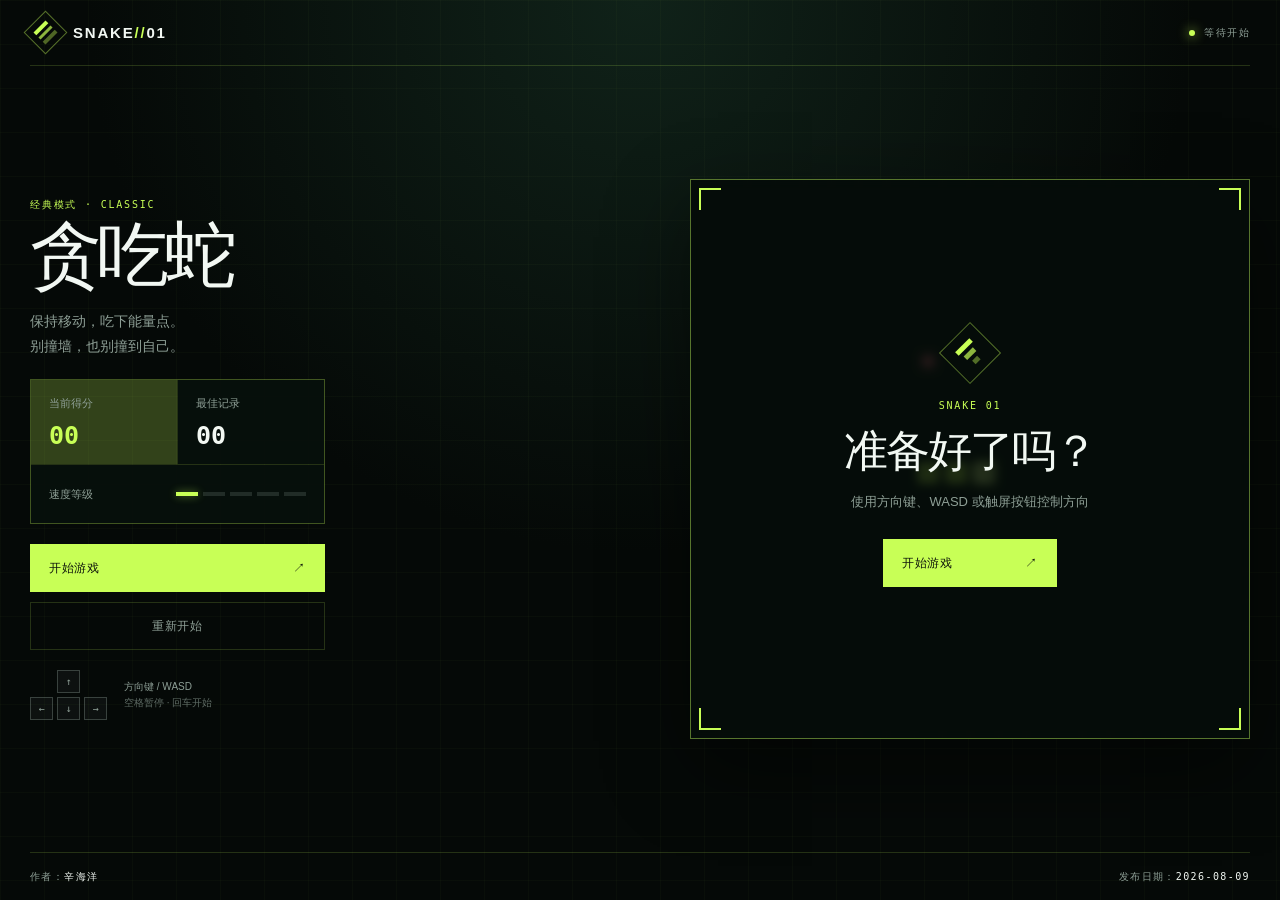
<file: snake/index.html>
<!doctype html>
<html lang="zh-CN">
  <head>
    <meta charset="UTF-8" />
    <meta name="viewport" content="width=device-width, initial-scale=1.0, viewport-fit=cover" />
    <meta name="theme-color" content="#07110e" />
    <meta
      name="description"
      content="一款适配键盘与触屏的现代贪吃蛇小游戏。"
    />
    <title>贪吃蛇 · SNAKE 01</title>
    <link rel="stylesheet" href="./styles.css?v=0.1.0" />
  </head>
  <body>
    <div class="page-glow page-glow--one" aria-hidden="true"></div>
    <div class="page-glow page-glow--two" aria-hidden="true"></div>

    <main class="app-shell">
      <header class="topbar">
        <a class="wordmark" href="../" aria-label="返回 Demo 索引">
          <span class="wordmark__mark" aria-hidden="true"><i></i><i></i><i></i></span>
          <span>SNAKE<span class="wordmark__slash">//</span>01</span>
        </a>
        <div class="topbar__meta">
          <span class="status-dot" aria-hidden="true"></span>
          <span id="live-status" role="status" aria-live="polite">等待开始</span>
        </div>
      </header>

      <section class="game-layout" aria-labelledby="game-title">
        <aside class="game-info">
          <div>
            <p class="eyebrow">经典模式 · CLASSIC</p>
            <h1 id="game-title">贪吃蛇</h1>
            <p class="lede">保持移动，吃下能量点。<br />别撞墙，也别撞到自己。</p>
          </div>

          <div class="scoreboard" aria-label="游戏分数">
            <div class="score-card score-card--active">
              <span>当前得分</span>
              <strong id="score">00</strong>
            </div>
            <div class="score-card">
              <span>最佳记录</span>
              <strong id="best-score">00</strong>
            </div>
            <div class="score-card score-card--wide">
              <span>速度等级</span>
              <div class="speed-meter" id="speed-meter" aria-label="速度等级 1">
                <i class="is-on"></i><i></i><i></i><i></i><i></i>
              </div>
            </div>
          </div>

          <div class="desktop-actions">
            <button class="button button--primary" id="primary-action" type="button">
              <span id="primary-action-label">开始游戏</span>
              <span aria-hidden="true">↗</span>
            </button>
            <button class="button button--ghost" id="restart-action" type="button">重新开始</button>
          </div>

          <div class="key-guide" aria-label="键盘操作说明">
            <div class="key-guide__keys" aria-hidden="true">
              <span></span><kbd>↑</kbd><span></span>
              <kbd>←</kbd><kbd>↓</kbd><kbd>→</kbd>
            </div>
            <p>方向键 / WASD<br /><span>空格暂停 · 回车开始</span></p>
          </div>
        </aside>

        <div class="play-column">
          <div class="arena-frame" id="arena-frame">
            <div class="arena-corners" aria-hidden="true"></div>
            <canvas
              id="game-canvas"
              width="720"
              height="720"
              role="img"
              aria-label="贪吃蛇游戏区域"
            ></canvas>
            <div class="arena-overlay" id="arena-overlay">
              <div class="overlay-icon" aria-hidden="true"><span></span><span></span><span></span></div>
              <p class="overlay-kicker" id="overlay-kicker">SNAKE 01</p>
              <h2 id="overlay-title">准备好了吗？</h2>
              <p id="overlay-copy">使用方向键、WASD 或触屏按钮控制方向</p>
              <button class="button button--primary overlay-button" id="overlay-action" type="button">
                开始游戏 <span aria-hidden="true">↗</span>
              </button>
            </div>
          </div>

          <div class="mobile-scorebar" aria-label="移动端游戏状态">
            <span>得分 <strong id="mobile-score">00</strong></span>
            <span>最佳 <strong id="mobile-best">00</strong></span>
            <button id="mobile-pause" type="button">开始</button>
          </div>

          <div class="touch-controls" aria-label="触屏方向控制">
            <span></span>
            <button type="button" data-direction="up" aria-label="向上">↑</button>
            <span></span>
            <button type="button" data-direction="left" aria-label="向左">←</button>
            <button type="button" data-direction="down" aria-label="向下">↓</button>
            <button type="button" data-direction="right" aria-label="向右">→</button>
          </div>
        </div>
      </section>

      <footer class="footer" id="publication-footer">
        <div class="byline">作者：<b>辛海洋</b></div>
        <div class="pubdate">发布日期：<time datetime="2026-08-09">2026-08-09</time></div>
      </footer>
    </main>

    <script type="module" src="./game.js?v=0.1.0"></script>
  </body>
</html>
</file>
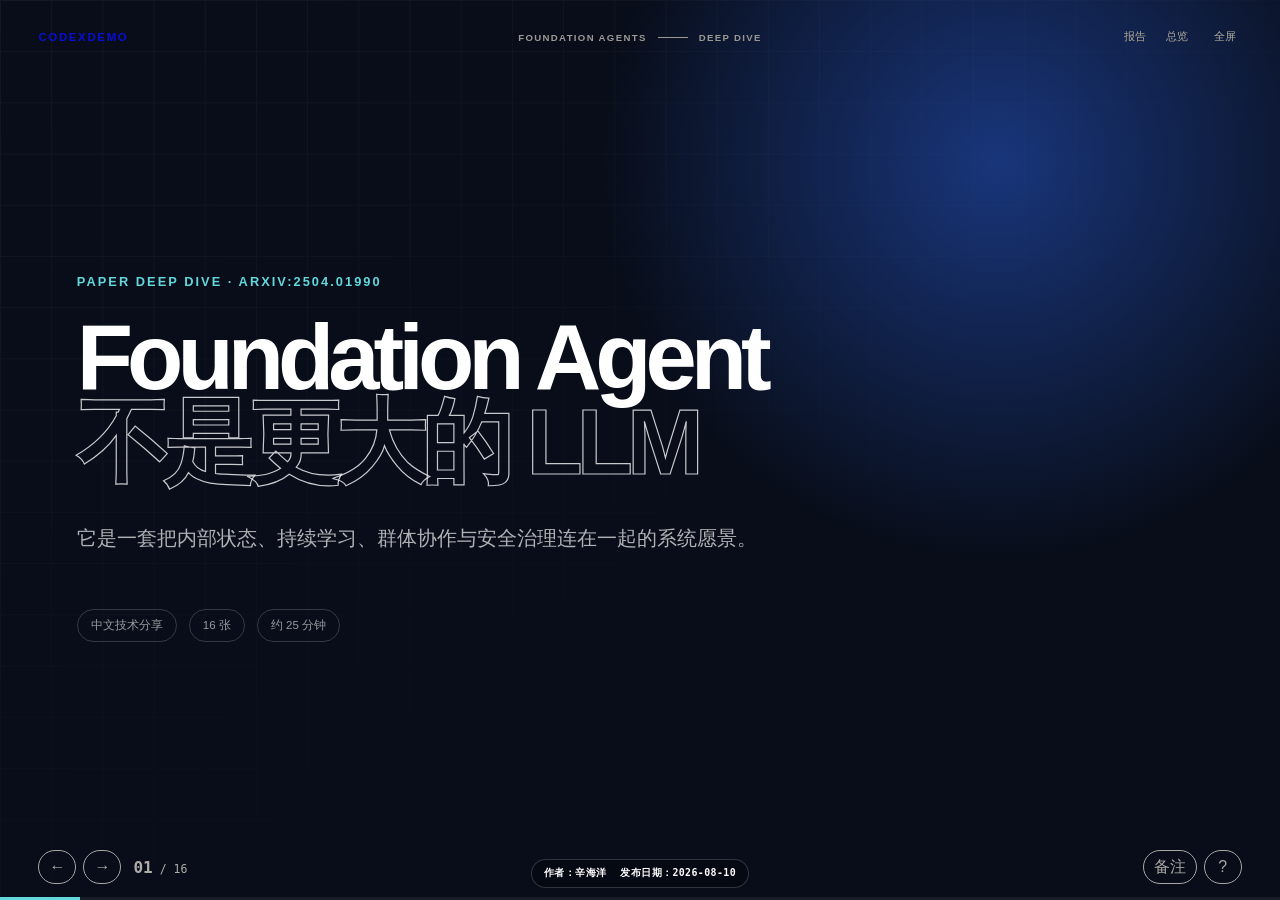
<file: foundationagent/slides/index.html>
<!doctype html>
<html lang="zh-CN">
<head>
  <meta charset="utf-8">
  <meta name="viewport" content="width=device-width, initial-scale=1, viewport-fit=cover">
  <meta name="description" content="Foundation Agents 综述中文在线互动幻灯片：框架、证据边界与研究议程。">
  <meta name="theme-color" content="#080d19">
  <title>Foundation Agents · 在线演讲</title>
  <link rel="icon" href="./favicon.svg" type="image/svg+xml">
  <link rel="stylesheet" href="./styles.css">
</head>
<body>
  <a class="skip-link" href="#slide-1">跳到幻灯片</a>

  <header class="deck-header">
    <a class="deck-brand" href="../" aria-label="返回深度报告">CODEXDEMO</a>
    <div class="deck-context"><span>FOUNDATION AGENTS</span><i></i><span>DEEP DIVE</span></div>
    <div class="header-actions">
      <a href="../" title="返回深度报告">报告</a>
      <button type="button" data-action="overview" title="总览（O）">总览</button>
      <button type="button" data-action="fullscreen" title="全屏（F）">全屏</button>
    </div>
  </header>

  <main class="deck" id="deck" aria-live="polite">
    <section class="slide theme-midnight is-active" id="slide-1" data-title="Foundation Agent 不是更大的 LLM" aria-hidden="false">
      <div class="slide-inner title-composition">
        <div class="superline">PAPER DEEP DIVE · ARXIV:2504.01990</div>
        <h1>Foundation Agent<br><em>不是更大的 LLM</em></h1>
        <p class="title-dek">它是一套把内部状态、持续学习、群体协作与安全治理连在一起的系统愿景。</p>
        <div class="title-meta"><span>中文技术分享</span><span>16 张</span><span>约 25 分钟</span></div>
      </div>
      <aside class="speaker-note">开场不要从目录讲起。先建立核心张力：如果 agent 只是“LLM 加工具”，本文何必写 396 页？作者真正想定义的是一个能够感知、记忆、学习、行动、自我改进、进入社会并承担风险的闭环系统。来源：PDF pp.16–37。</aside>
    </section>

    <section class="slide theme-paper" id="slide-2" data-title="这篇论文最像地图，而不是定律" aria-hidden="true">
      <div class="slide-inner verdict-composition">
        <div class="chapter-mark">01 · THE VERDICT</div>
        <h2>这篇论文最像<strong>地图</strong>，<br>而不是<strong>定律</strong></h2>
        <div class="verdict-axis" aria-label="从导航价值到因果证据的评级">
          <div><span>B</span><p>导航价值</p><small>模块完整、连接广</small></div>
          <div><span>C−</span><p>证据综合</p><small>叙事选择、非系统综述</small></div>
          <div><span>D</span><p>高风险决策依据</p><small>缺因果与稳定量化</small></div>
        </div>
        <p class="takeaway">用它找问题、搭架构；不要用它证明机制已经成立。</p>
      </div>
      <aside class="speaker-note">这是整场演讲的判断框架。B/C−/D 是本报告定性评级，并非论文评分。后面所有内容都围绕一个区分：分类的价值可以很高，但分类不是证据，愿景也不是验证。</aside>
    </section>

    <section class="slide theme-blue" id="slide-3" data-title="单体 agent 被重写成有内部状态的闭环" aria-hidden="true">
      <div class="slide-inner loop-composition">
        <div class="chapter-mark light">02 · THE AGENT LOOP</div>
        <h2>单体 agent 被重写成<br><strong>有内部状态的闭环</strong></h2>
        <div class="loop-line" aria-label="感知、学习、推理、执行和环境转移组成的闭环">
          <div><b>P</b><span>感知</span><small>环境 → 观察</small></div><i>→</i>
          <div><b>L</b><span>学习</span><small>更新内部状态</small></div><i>→</i>
          <div><b>R</b><span>推理</span><small>形成行动</small></div><i>→</i>
          <div><b>E</b><span>执行</span><small>作用于世界</small></div><i>→</i>
          <div><b>T</b><span>转移</span><small>世界改变</small></div>
        </div>
        <div class="mental-state"><span>M<sub>t</sub></span><p>memory · world model · emotion · goal · reward · …</p></div>
        <p class="takeaway light-copy">规划是内部行动；感知与执行也应受记忆、目标和世界模型调制。</p>
      </div>
      <aside class="speaker-note">这一页是论文最有用的统一语言。可口述五个接口，但不要陷入公式。强调 M_t 将原本分散的 memory、world model、emotion、goal、reward 统一为内部状态。局限：这是接口草图，不是稳定性或性能定理。来源：PDF p.32 及 Chapter 1。</aside>
    </section>

    <section class="slide theme-paper" id="slide-4" data-title="作者把近一半篇幅给了单体核心组件" aria-hidden="true">
      <div class="slide-inner coverage-composition">
        <div class="chapter-mark">03 · COVERAGE</div>
        <h2>作者把近一半篇幅<br>给了<strong>单体核心组件</strong></h2>
        <div class="slide-bars" role="img" aria-label="四部分篇幅比例">
          <div><label><b>Part I</b> 脑启发单体</label><span><i style="--w:100%"></i></span><strong>115</strong></div>
          <div><label><b>Part II</b> 自进化</label><span><i style="--w:43.5%"></i></span><strong>50</strong></div>
          <div><label><b>Part III</b> 多智能体</label><span><i style="--w:44.3%"></i></span><strong>51</strong></div>
          <div><label><b>Part IV</b> 安全</label><span><i style="--w:33.9%"></i></span><strong>39</strong></div>
        </div>
        <div class="coverage-callout"><strong>45.1%</strong><p>Part I 占四个主题部分的比例</p><small>篇幅代表覆盖重心，不代表证据强度。</small></div>
      </div>
      <aside class="speaker-note">四个主题部分按目录起始页分段估算，共约 255 页：115 / 50 / 51 / 39。用这一页帮助听众形成结构感。提醒：不能把篇幅当成熟度或重要性。来源：PDF 目录，pp.38–292。</aside>
    </section>

    <section class="slide theme-sand" id="slide-5" data-title="脑启发最好被理解为待检验假设" aria-hidden="true">
      <div class="slide-inner split-claim">
        <div class="chapter-mark">04 · BRAIN-INSPIRED</div>
        <div class="claim-left"><h2>脑启发应该是<br><strong>待检验的假设</strong></h2><p>不是脑区复刻，也不是能力来源的自动证明。</p></div>
        <div class="claim-right">
          <div><span>可检验</span><strong>多时间尺度记忆巩固</strong></div>
          <div><span>可检验</span><strong>目标驱动的主动感知</strong></div>
          <div><span>可检验</span><strong>全局广播与奖励调制</strong></div>
          <p>关键基线：同参数、同数据、同预算的非脑启发架构。</p>
        </div>
      </div>
      <aside class="speaker-note">作者也承认脑功能来自分布式网络，类比只是 guidepost。现有证据很少直接比较某个脑机制假设与强非脑启发基线。把“brain-inspired”拆成可消融机制，才有研究价值。来源：PDF pp.18、35、40–152。</aside>
    </section>

    <section class="slide theme-midnight" id="slide-6" data-title="十层技术地图可以压缩成三个问题" aria-hidden="true">
      <div class="slide-inner map-composition">
        <div class="chapter-mark light">05 · THE TECH MAP</div>
        <h2>十层技术地图，<br>其实在回答<strong>三个问题</strong></h2>
        <div class="three-questions">
          <article><span>01</span><h3>个体如何形成行动？</h3><p>认知 · 记忆 · 世界模型 · 奖励与情绪 · 感知 · 行动与工具</p></article>
          <article><span>02</span><h3>能力如何跨时间变化？</h3><p>prompt · workflow · tool · holistic agent · 科学发现</p></article>
          <article><span>03</span><h3>能力如何进入社会？</h3><p>团队 · 拓扑 · 交互 · 决策 · 协议 · 集体智能 · 安全</p></article>
        </div>
        <p class="map-foot">分类不是严格 MECE：planning、memory、world model、tool 与 learning 在多章交叉。</p>
      </div>
      <aside class="speaker-note">不要逐项读十层 taxonomy。用三个问题压缩复杂度：行动如何产生、能力如何随时间变化、能力如何进入社会。听众因此能记住论文结构，而不是记住一长串术语。</aside>
    </section>

    <section class="slide theme-paper" id="slide-7" data-title="自进化最危险的不是改，而是不知道改了什么" aria-hidden="true">
      <div class="slide-inner evolution-composition">
        <div class="chapter-mark">06 · SELF-EVOLUTION</div>
        <h2>自进化最危险的不是“改”，<br>而是<strong>不知道改了什么</strong></h2>
        <div class="evolution-scale">
          <div><span>浅</span><b>context</b><small>任务内搜索</small></div>
          <i></i><div><b>memory</b><small>跨任务状态</small></div>
          <i></i><div><b>prompt</b><small>行为入口</small></div>
          <i></i><div><b>workflow / tool</b><small>执行结构</small></div>
          <i></i><div><b>weights / code / reward</b><small>系统本体</small><span>深</span></div>
        </div>
        <div class="four-gates"><span>谁授权？</span><span>是否持久？</span><span>谁独立验收？</span><span>如何回滚？</span></div>
        <p class="takeaway">Reflexion 不等于持久进化；开发者微调也不等于 agent 自主进化。</p>
      </div>
      <aside class="speaker-note">论文把 prompt、workflow、tool、holistic agent，以及 online/offline/hybrid 放入同一自进化框架，导航价值很高。但概念范围过宽。建议用四个 gate 重新定义：授权、持久性、独立验收、回滚。来源：PDF pp.156–189。</aside>
    </section>

    <section class="slide theme-violet" id="slide-8" data-title="科学发现是最可信的自进化场景" aria-hidden="true">
      <div class="slide-inner science-composition">
        <div class="chapter-mark light">07 · SCIENTIFIC DISCOVERY</div>
        <h2>科学发现是最可信的<br><strong>自进化场景</strong></h2>
        <div class="science-loop"><span>提出假设</span><i>→</i><span>规划实验</span><i>→</i><span>获得观测</span><i>→</i><span>更新知识</span><i>↺</i></div>
        <div class="science-tension">
          <div><b>为什么可信</b><p>新知识可以通过外部实验反馈，更新 memory 与 world model。</p></div>
          <div><b>为什么仍不通用</b><p>强案例集中在窄域、可脚本化或高度工程化环境。</p></div>
        </div>
        <p class="kl-note"><b>KL intelligence 的问题：</b>真实世界分布 P<sub>W</sub> 正是未知对象，实际无法直接计算；单调增长只在理想条件的期望上成立。</p>
      </div>
      <aside class="speaker-note">可以快速提到 Genesis、ChemAgent、AlphaGeometry 等案例，但不要堆数字。重点是科学发现具备外部可验证信号，因此比自我反思更像真实的能力—知识闭环。KL IQ 是启发性理论草图：不可观测、表示依赖、忽略成本，且只在期望上单调。来源：PDF pp.190–202。</aside>
    </section>

    <section class="slide theme-paper" id="slide-9" data-title="更多 agent 不自动产生集体智能" aria-hidden="true">
      <div class="slide-inner mas-composition">
        <div class="chapter-mark">08 · MULTI-AGENT SYSTEMS</div>
        <h2>更多 agent<br><strong>不自动产生集体智能</strong></h2>
        <div class="budget-equation"><span>群体得分</span><b>−</b><span>额外 token / 调用 / judge / 延迟</span><b>=</b><strong>边际净价值</strong></div>
        <div class="mas-questions">
          <div><b>错误是否独立？</b><p>同一基础模型往往共享偏差。</p></div>
          <div><b>组织是否必要？</b><p>团队、拓扑和协议要做因果消融。</p></div>
          <div><b>尾部风险如何变化？</b><p>串谋、信息瓶颈与权力集中可能放大。</p></div>
        </div>
        <p class="takeaway">最关键的 benchmark：固定总预算下，最强 MAS 是否仍优于最强单体。</p>
      </div>
      <aside class="speaker-note">Part III 的优点是把 MAS 当社会系统：私有状态、共享工作区、规范、通信与协调。局限是大量实验没有严格固定 token、调用、采样与 judge 预算。规模效应必须用边际净价值重测。来源：PDF pp.203–253。</aside>
    </section>

    <section class="slide theme-red" id="slide-10" data-title="安全对象不是模型输出，而是完整闭环" aria-hidden="true">
      <div class="slide-inner safety-composition">
        <div class="chapter-mark light">09 · FULL-STACK SAFETY</div>
        <h2>安全对象不是模型输出，<br>而是<strong>完整闭环</strong></h2>
        <div class="attack-chain" aria-label="从输入到群体的攻击链">
          <span>Prompt</span><i>→</i><span>Brain</span><i>→</i><span>Memory</span><i>→</i><span>Tool</span><i>→</i><span>Action</span><i>→</i><span>Environment</span><i>→</i><span>Agents</span>
        </div>
        <div class="safety-controls"><span>provenance</span><span>taint tracking</span><span>least privilege</span><span>trajectory monitoring</span><span>isolation</span><span>rollback</span></div>
        <p class="takeaway light-copy">持久记忆把一次注入变成长期污染；多智能体把局部错误变成组织级级联。</p>
      </div>
      <aside class="speaker-note">不要只讲 jailbreak。攻击可以经感知、工具、记忆、环境和 agent 间消息传播。真正的安全单元应从单轮输出升级为完整轨迹与影响范围。来源：PDF pp.254–292。</aside>
    </section>

    <section class="slide theme-paper" id="slide-11" data-title="参考文献很多，不等于证据链完整" aria-hidden="true">
      <div class="slide-inner evidence-composition">
        <div class="chapter-mark">10 · EVIDENCE AUDIT</div>
        <h2>参考文献很多，<br><strong>不等于证据链完整</strong></h2>
        <div class="evidence-numbers">
          <div><strong>1,606</strong><span>条参考文献</span></div>
          <div><strong>76.7%</strong><span>来自 2023–2025</span></div>
          <div><strong>48.4%</strong><span>含 arXiv 标记</span></div>
        </div>
        <div class="missing-method"><b>缺失的系统综述要素</b><p>检索字符串 · 数据库范围 · 纳入/排除 · 双人筛选 · 质量评分 · 效应量合成 · 发表偏倚</p></div>
        <p class="takeaway">“及时而广”与“可复现地综合证据”是两件事。</p>
      </div>
      <aside class="speaker-note">年份与 arXiv 占比来自对 1606 条书目记录的文本统计。预印本比例高并不自动代表低质量，但说明结论尚未经过长期复现沉淀。方法上，本文是 narrative survey，不是 systematic review。</aside>
    </section>

    <section class="slide theme-warning" id="slide-12" data-title="第 20 章出现高影响引文错配" aria-hidden="true">
      <div class="slide-inner mismatch-composition">
        <div class="chapter-mark">11 · CITATION MISMATCH</div>
        <h2>第 20 章出现<br><strong>高影响引文错配</strong></h2>
        <div class="mismatch-list">
          <div><b>[505]</b><span>动态复合权重</span><i>≠</i><em>Model-based active exploration</em></div>
          <div><b>[1589]</b><span>递归目标验证</span><i>≠</i><em>Weak-to-strong generalization</em></div>
          <div><b>[355]</b><span>能力—风险、SPI、图 20.1</span><i>≠</i><em>Agent-Pro</em></div>
          <div><b>[1606]</b><span>网络规模与智能</span><i>≠</i><em>Subnetwork-to-go</em></div>
        </div>
        <p class="takeaway">分类框架仍可用；具体机制、数字与“规律”主张必须降级。</p>
      </div>
      <aside class="speaker-note">这是内部一致性审计，不是对所有被引工作的外部复核。逐项指出 PDF 页码：p.286、pp.286–287、pp.288/290、p.293。不要说“整章都错”，准确表述为：分类价值中等，定量与机制实证可信度低。</aside>
    </section>

    <section class="slide theme-midnight" id="slide-13" data-title="图 20.1 不能推出普遍 safety scaling law" aria-hidden="true">
      <div class="slide-inner slope-composition">
        <div class="chapter-mark light">12 · FIGURE 20.1</div>
        <h2>图 20.1 不能推出普遍的<br><strong>safety scaling law</strong></h2>
        <div class="slope-visual">
          <div><span>总体回归 1</span><strong>−0.0003</strong><i class="down-line"></i></div>
          <div><span>总体回归 2</span><strong>−0.0159</strong><i class="down-line steep"></i></div>
        </div>
        <div class="slope-why"><span>方向与正文叙述冲突</span><span>缺样本量与置信区间</span><span>缺攻击集版本与控制变量</span><span>缺外部验证</span></div>
        <p class="takeaway light-copy">子集可能呈正关系，但异质性不能被压成普遍定律。</p>
      </div>
      <aside class="speaker-note">这是全场证据审计的高潮。两条总体回归线均为负，而正文叙述强调风险随能力/规模加速。可能存在模型子集差异，但原文没有给足统计信息。结论应是“待检验假说”，不能用于量化治理阈值。来源：PDF Figure 20.1，p.290。</aside>
    </section>

    <section class="slide theme-paper" id="slide-14" data-title="三个瓶颈决定 foundation agent 能否成立" aria-hidden="true">
      <div class="slide-inner bottleneck-composition">
        <div class="chapter-mark">13 · THE BOTTLENECKS</div>
        <h2>三个瓶颈决定<br>foundation agent 能否成立</h2>
        <div class="bottleneck-stack">
          <article><span>01</span><div><h3>能力是否真正持久？</h3><p>稳定性—可塑性、错误记忆、长期一致性与回滚。</p></div></article>
          <article><span>02</span><div><h3>评价是否独立可信？</h3><p>同源 judge、代理目标、长期 credit 与安全回退。</p></div></article>
          <article><span>03</span><div><h3>群体收益是否扣除了成本？</h3><p>固定预算、错误相关性、尾部风险与组织治理。</p></div></article>
        </div>
        <p class="takeaway">如果三问都答不清，“进化”“集体智能”“安全扩展”仍只是标签。</p>
      </div>
      <aside class="speaker-note">把九类挑战收束成三个可记忆的瓶颈：持久性、评价独立性、群体净价值。它们串联 Part I–IV，也是下一页研究议程的依据。</aside>
    </section>

    <section class="slide theme-green" id="slide-15" data-title="下一步不是做更大的 demo，而是做会失败的实验" aria-hidden="true">
      <div class="slide-inner agenda-composition">
        <div class="chapter-mark light">14 · RESEARCH AGENDA</div>
        <h2>下一步不是做更大的 demo，<br>而是做<strong>会失败的实验</strong></h2>
        <ol class="agenda-list">
          <li><b>01</b><span>自进化等级与 benchmark</span></li>
          <li><b>02</b><span>独立 evaluator + 版本化 rollback</span></li>
          <li><b>03</b><span>固定总预算的 MAS scaling</span></li>
          <li><b>04</b><span>brain-inspired 模块因果消融</span></li>
          <li><b>05</b><span>可测量的科学 agent intelligence</span></li>
          <li><b>06</b><span>跨层 provenance、taint 与最小权限</span></li>
        </ol>
        <p class="agenda-rule">每个课题必须同时写出：<b>假设 · 指标 · 强基线 · 失败条件</b></p>
      </div>
      <aside class="speaker-note">研究议程不逐项展开实验细节，只强调共同规则：课题必须可证伪。优先级顺序：先治理修改闭环，再验证模块与群体的因果价值，然后改造 intelligence 指标和全栈安全机制。</aside>
    </section>

    <section class="slide theme-midnight" id="slide-16" data-title="真正的进化必须同时满足四个条件" aria-hidden="true">
      <div class="slide-inner closing-composition">
        <div class="chapter-mark light">15 · CLOSING</div>
        <h2>真正的进化，必须同时满足</h2>
        <div class="closing-words"><span>持久</span><i>+</i><span>可验证</span><i>+</i><span>可迁移</span><i>+</i><span>安全</span></div>
        <p>否则，它可能只是更昂贵的任务内搜索。</p>
        <div class="closing-links"><a href="../">阅读完整报告</a><a href="https://arxiv.org/abs/2504.01990" target="_blank" rel="noreferrer">打开源论文 ↗</a></div>
      </div>
      <aside class="speaker-note">回扣第一页：Foundation Agent 不是更大的 LLM。它的成立条件是跨任务持久、经独立验证、能够迁移，并且在权限与回滚机制下安全。可以在这里进入 Q&A，不需要单独“谢谢”页。</aside>
    </section>
  </main>

  <div class="progress-track" aria-hidden="true"><span id="progress"></span></div>
  <nav class="deck-controls" aria-label="幻灯片控制">
    <button type="button" data-action="prev" aria-label="上一张">←</button>
    <button type="button" data-action="next" aria-label="下一张">→</button>
    <div class="slide-counter"><strong id="current-number">01</strong><span>/</span><span id="total-number">16</span></div>
    <div class="control-spacer"></div>
    <button type="button" data-action="notes" title="演讲者备注（N）">备注</button>
    <button type="button" data-action="help" title="快捷键（?）">?</button>
  </nav>

  <footer class="publication-footer" id="publication-footer">
    <div class="byline">作者：<b>辛海洋</b></div>
    <div class="pubdate">发布日期：<time datetime="2026-08-10">2026-08-10</time></div>
  </footer>

  <div class="overview" id="overview" hidden>
    <div class="overlay-head"><div><span>DECK OVERVIEW</span><h2>选择一张幻灯片</h2></div><button type="button" data-action="overview-close">关闭 ×</button></div>
    <div class="overview-grid" id="overview-grid"></div>
  </div>

  <aside class="notes-drawer" id="notes" hidden aria-label="演讲者备注">
    <div><span>演讲者备注</span><button type="button" data-action="notes-close">关闭 ×</button></div>
    <p id="notes-content"></p>
  </aside>

  <dialog id="help-dialog">
    <form method="dialog">
      <div class="dialog-head"><h2>快捷键</h2><button value="close" aria-label="关闭">×</button></div>
      <dl><div><dt>→ / Space</dt><dd>下一张</dd></div><div><dt>←</dt><dd>上一张</dd></div><div><dt>O</dt><dd>总览</dd></div><div><dt>F</dt><dd>全屏</dd></div><div><dt>N</dt><dd>演讲者备注</dd></div><div><dt>Home / End</dt><dd>首张 / 末张</dd></div></dl>
    </form>
  </dialog>

  <script src="./slides.js"></script>
</body>
</html>
</file>
<file: styles.css>
:root {
  color-scheme: light;
  --navy: #081b3a;
  --navy2: #0d2b5c;
  --ink: #071428;
  --blue: #2563eb;
  --blue2: #1d4ed8;
  --rust: #c2552f;
  --text: #27364a;
  --muted: #5f7088;
  --line: #d9e2ef;
  --line-strong: #6f91c2;
  --bg: #f7faff;
  --soft: #eef6ff;
  --panel: #ffffff;
  font-family: Inter, system-ui, -apple-system, "PingFang SC", "Noto Sans SC", sans-serif;
  background: var(--bg);
  color: var(--text);
  font-synthesis: none;
}

* {
  box-sizing: border-box;
}

html {
  min-width: 320px;
  scroll-behavior: smooth;
}

body {
  min-height: 100vh;
  min-height: 100svh;
  margin: 0;
  overflow-x: hidden;
  background:
    radial-gradient(circle at 84% 10%, rgba(37, 99, 235, 0.12), transparent 34rem),
    linear-gradient(180deg, #fff 0 32rem, var(--bg) 32rem 100%);
}

a {
  color: inherit;
}

a:focus-visible {
  outline: 3px solid var(--blue);
  outline-offset: 4px;
}

.skip-link {
  position: fixed;
  z-index: 10;
  top: 12px;
  left: 12px;
  padding: 10px 14px;
  color: #fff;
  background: var(--navy);
  transform: translateY(-160%);
}

.skip-link:focus {
  transform: translateY(0);
}

.site-header,
main,
footer {
  width: min(1180px, calc(100% - 48px));
  margin: 0 auto;
}

.site-header {
  min-height: 86px;
  display: flex;
  align-items: center;
  justify-content: space-between;
  border-bottom: 1px solid var(--line);
}

.brand {
  display: inline-flex;
  align-items: center;
  gap: 12px;
  color: var(--navy);
  text-decoration: none;
  font-size: 15px;
  font-weight: 850;
  letter-spacing: 0.11em;
}

.brand > span:last-child span {
  color: var(--blue);
}

.brand-mark {
  width: 31px;
  height: 31px;
  display: grid;
  grid-template-columns: repeat(3, 1fr);
  gap: 3px;
  padding: 6px;
  border: 1px solid var(--line-strong);
  transform: rotate(45deg);
}

.brand-mark i {
  background: var(--blue);
}

.brand-mark i:nth-child(2) { opacity: 0.7; }
.brand-mark i:nth-child(3) { opacity: 0.38; }

.site-header p {
  display: flex;
  align-items: center;
  gap: 9px;
  margin: 0;
  color: var(--muted);
  font: 700 10px/1.4 ui-monospace, SFMono-Regular, Menlo, monospace;
  letter-spacing: 0.12em;
  text-transform: uppercase;
}

.status-dot {
  width: 7px;
  height: 7px;
  border-radius: 999px;
  background: var(--blue);
  box-shadow: 0 0 12px rgba(37, 99, 235, 0.55);
}

.hero {
  min-height: 510px;
  display: grid;
  align-content: center;
  padding: 72px 0 84px;
}

.eyebrow {
  margin: 0 0 18px;
  color: var(--blue2);
  font: 800 11px/1.4 ui-monospace, SFMono-Regular, Menlo, monospace;
  letter-spacing: 0.16em;
}

h1,
h2,
h3,
p {
  margin-top: 0;
}

h1 {
  max-width: 920px;
  margin-bottom: 24px;
  color: var(--navy);
  font-size: clamp(48px, 7.5vw, 92px);
  line-height: 0.98;
  letter-spacing: -0.065em;
}

h1 span {
  color: var(--blue);
}

.hero-copy {
  max-width: 720px;
  margin-bottom: 38px;
  color: var(--muted);
  font-size: 16px;
  line-height: 1.8;
}

.hero-meta {
  display: flex;
  flex-wrap: wrap;
  gap: 1px;
  width: fit-content;
  overflow: hidden;
  border: 1px solid var(--line);
  background: var(--line);
}

.hero-meta div {
  min-width: 150px;
  padding: 16px 20px;
  display: grid;
  gap: 4px;
  background: rgba(255, 255, 255, 0.9);
}

.hero-meta strong {
  color: var(--navy);
  font-size: 18px;
}

.hero-meta span {
  color: var(--muted);
  font-size: 11px;
}

.demo-section {
  padding: 76px 0 96px;
}

.section-heading {
  display: flex;
  align-items: end;
  justify-content: space-between;
  gap: 24px;
  margin-bottom: 28px;
}

.section-heading .eyebrow {
  margin-bottom: 8px;
}

h2 {
  margin-bottom: 0;
  color: var(--navy);
  font-size: clamp(34px, 5vw, 52px);
  letter-spacing: -0.045em;
}

.section-heading > p {
  margin-bottom: 5px;
  color: var(--muted);
  font-size: 13px;
}

.demo-grid {
  display: grid;
  grid-template-columns: repeat(2, minmax(0, 1fr));
  gap: 18px;
}

.demo-card {
  position: relative;
  min-height: 310px;
  padding: 30px;
  display: flex;
  flex-direction: column;
  overflow: hidden;
  border: 1px solid var(--line);
  background: var(--panel);
  box-shadow: 0 24px 64px rgba(8, 27, 58, 0.08);
  transition: transform 180ms ease, border-color 180ms ease, box-shadow 180ms ease;
}

.demo-card::after {
  content: "";
  position: absolute;
  width: 230px;
  height: 230px;
  right: -110px;
  top: -110px;
  border-radius: 50%;
  background: var(--card-accent);
  opacity: 0.1;
}

.demo-card:hover {
  transform: translateY(-4px);
  border-color: var(--line-strong);
  box-shadow: 0 32px 80px rgba(8, 27, 58, 0.13);
}

.demo-card[data-accent="blue"] { --card-accent: var(--blue); }
.demo-card[data-accent="rust"] { --card-accent: var(--rust); }

.demo-card__top {
  display: flex;
  align-items: center;
  justify-content: space-between;
  gap: 16px;
  margin-bottom: 54px;
}

.demo-card__index,
.demo-card__category {
  color: var(--muted);
  font: 750 10px/1.4 ui-monospace, SFMono-Regular, Menlo, monospace;
  letter-spacing: 0.12em;
  text-transform: uppercase;
}

.demo-card__category {
  color: var(--card-accent);
}

.demo-card h3 {
  max-width: 460px;
  margin-bottom: 14px;
  color: var(--navy);
  font-size: clamp(26px, 4vw, 38px);
  line-height: 1.08;
  letter-spacing: -0.04em;
}

.demo-card p {
  max-width: 500px;
  margin-bottom: 30px;
  color: var(--muted);
  font-size: 14px;
  line-height: 1.75;
}

.demo-card__link {
  width: fit-content;
  margin-top: auto;
  display: inline-flex;
  align-items: center;
  gap: 12px;
  color: var(--navy);
  text-decoration: none;
  font-size: 13px;
  font-weight: 850;
}

.demo-card__link::after {
  content: "↗";
  width: 34px;
  height: 34px;
  display: grid;
  place-items: center;
  color: #fff;
  background: var(--card-accent);
}

.demo-card__link::before {
  content: "";
  position: absolute;
  inset: 0;
}

footer {
  min-height: 84px;
  display: flex;
  align-items: center;
  justify-content: space-between;
  gap: 24px;
  border-top: 1px solid var(--line);
  color: var(--muted);
  font: 700 11px/1.5 ui-monospace, SFMono-Regular, Menlo, monospace;
  letter-spacing: 0.08em;
  text-transform: uppercase;
}

footer b,
footer time {
  color: var(--navy);
}

@media (max-width: 760px) {
  .site-header,
  main,
  footer {
    width: min(100% - 32px, 1180px);
  }

  .site-header {
    min-height: 72px;
  }

  .site-header p {
    display: none;
  }

  .hero {
    min-height: 0;
    padding: 64px 0 72px;
  }

  h1 {
    font-size: clamp(43px, 13vw, 64px);
  }

  .hero-copy {
    font-size: 15px;
  }

  .hero-meta {
    width: 100%;
  }

  .hero-meta div {
    min-width: 0;
    flex: 1 1 30%;
    padding: 14px;
  }

  .hero-meta strong {
    font-size: 15px;
  }

  .demo-section {
    padding: 62px 0 72px;
  }

  .section-heading {
    align-items: start;
    flex-direction: column;
  }

  .demo-grid {
    grid-template-columns: 1fr;
  }

  .demo-card {
    min-height: 290px;
    padding: 24px;
  }

  .demo-card__top {
    margin-bottom: 42px;
  }

  footer {
    padding: 24px 0;
    align-items: start;
    flex-direction: column;
  }
}

@media (prefers-reduced-motion: reduce) {
  html { scroll-behavior: auto; }
  *, *::before, *::after { transition: none !important; }
}
</file>
<file: foundationagent/styles.css>
:root {
  --ink: #121827;
  --muted: #5f6878;
  --paper: #f4f1e9;
  --surface: #fffdf7;
  --line: #d8d4c9;
  --navy: #0b1020;
  --blue: #3867ff;
  --cyan: #65d9dd;
  --orange: #ff9d4d;
  --red: #c44237;
  --green: #16845b;
  --radius: 18px;
  --shadow: 0 24px 70px rgba(19, 28, 48, .11);
}

* { box-sizing: border-box; }
html { scroll-behavior: smooth; }
body {
  margin: 0;
  color: var(--ink);
  background: var(--paper);
  font-family: Inter, ui-sans-serif, -apple-system, BlinkMacSystemFont, "Segoe UI", "PingFang SC", "Hiragino Sans GB", "Microsoft YaHei", sans-serif;
  line-height: 1.7;
  text-rendering: optimizeLegibility;
}
a { color: inherit; }
.skip-link { position: absolute; left: -999px; top: 0; z-index: 99; padding: .75rem 1rem; background: white; }
.skip-link:focus { left: 1rem; top: 1rem; }

.hero {
  min-height: 88vh;
  color: white;
  background:
    radial-gradient(circle at 78% 22%, rgba(56, 103, 255, .42), transparent 32%),
    radial-gradient(circle at 16% 88%, rgba(101, 217, 221, .16), transparent 28%),
    linear-gradient(135deg, #080c18 0%, #0b1020 55%, #111b3c 100%);
  padding: 0 max(5vw, 24px) 72px;
  overflow: hidden;
  position: relative;
}
.hero::after {
  content: "";
  position: absolute;
  inset: 0;
  pointer-events: none;
  opacity: .09;
  background-image: linear-gradient(rgba(255,255,255,.4) 1px, transparent 1px), linear-gradient(90deg, rgba(255,255,255,.4) 1px, transparent 1px);
  background-size: 56px 56px;
  mask-image: linear-gradient(to bottom, black, transparent 88%);
}
.topbar { position: relative; z-index: 2; max-width: 1380px; margin: 0 auto; height: 84px; display: flex; align-items: center; justify-content: space-between; border-bottom: 1px solid rgba(255,255,255,.14); }
.brand { font-weight: 800; letter-spacing: .12em; text-decoration: none; font-size: .88rem; }
.top-actions { display: flex; align-items: center; gap: 24px; font-size: .9rem; }
.top-actions a { color: rgba(255,255,255,.78); text-decoration: none; }
.top-actions a:hover { color: white; }
.source-link { border: 1px solid rgba(255,255,255,.25); padding: .45rem .75rem; border-radius: 99px; }
.hero-grid { position: relative; z-index: 1; max-width: 1380px; margin: 0 auto; padding-top: clamp(72px, 10vw, 140px); display: grid; grid-template-columns: minmax(0, 1.4fr) minmax(330px, .6fr); gap: clamp(48px, 8vw, 120px); align-items: end; }
.eyebrow, .section-kicker, .card-tag { text-transform: uppercase; letter-spacing: .14em; font-size: .72rem; font-weight: 800; }
.eyebrow { color: var(--cyan); }
h1 { margin: 18px 0 22px; font-size: clamp(3.5rem, 8vw, 7.8rem); line-height: .92; letter-spacing: -.065em; max-width: 980px; }
h1 span { color: transparent; -webkit-text-stroke: 1px rgba(255,255,255,.82); }
.dek { max-width: 760px; color: rgba(255,255,255,.7); font-size: clamp(1.05rem, 1.5vw, 1.25rem); }
.hero-actions { margin-top: 34px; display: flex; gap: 12px; flex-wrap: wrap; }
.button { display: inline-flex; align-items: center; justify-content: center; min-height: 46px; padding: .7rem 1.05rem; border-radius: 999px; text-decoration: none; font-weight: 750; font-size: .92rem; transition: .2s ease; }
.button:hover { transform: translateY(-2px); }
.button.primary { background: var(--blue); color: white; box-shadow: 0 10px 32px rgba(56,103,255,.3); }
.button.secondary { border: 1px solid rgba(255,255,255,.24); color: white; }
.verdict { background: rgba(255,255,255,.07); border: 1px solid rgba(255,255,255,.16); backdrop-filter: blur(20px); border-radius: 24px; padding: 28px; box-shadow: var(--shadow); }
.verdict-label { margin: 0; color: var(--cyan); font-size: .75rem; font-weight: 800; letter-spacing: .12em; }
.verdict > p:nth-child(2) { font-size: 1.15rem; line-height: 1.65; }
.grades { display: grid; grid-template-columns: repeat(3, 1fr); gap: 8px; margin: 24px 0 12px; }
.grades div { min-width: 0; padding: 14px 10px; border-radius: 14px; background: rgba(255,255,255,.07); text-align: center; }
.grades span { display: block; font: 800 1.7rem/1 ui-monospace, monospace; color: white; }
.grades small { display: block; margin-top: 8px; color: rgba(255,255,255,.55); font-size: .7rem; }
.fineprint { color: rgba(255,255,255,.46); font-size: .72rem !important; margin-bottom: 0; }

.page-shell { max-width: 1440px; margin: 0 auto; display: grid; grid-template-columns: 220px minmax(0, 1fr); gap: 64px; padding: 0 max(3vw, 20px); }
.toc { position: sticky; top: 28px; align-self: start; padding: 88px 0 40px; }
.toc p { margin: 0 0 18px; color: var(--muted); font-size: .75rem; font-weight: 800; letter-spacing: .12em; text-transform: uppercase; }
.toc a { display: block; margin: 0 0 8px; padding: 5px 0; text-decoration: none; color: #737b88; font-size: .86rem; border-right: 2px solid transparent; }
.toc a:hover { color: var(--blue); }
main { min-width: 0; }
.section { padding: clamp(76px, 9vw, 124px) 0; border-bottom: 1px solid var(--line); }
.section-kicker { color: var(--blue); margin-bottom: 12px; }
h2 { margin: 0 0 26px; font-size: clamp(2.2rem, 4.5vw, 4.4rem); line-height: 1.05; letter-spacing: -.045em; }
h3 { margin: 0 0 10px; line-height: 1.25; letter-spacing: -.018em; }
.lead { max-width: 900px; color: var(--muted); font-size: 1.12rem; }
.answer-grid { display: grid; grid-template-columns: repeat(3, 1fr); gap: 16px; margin-top: 42px; }
.answer-card { min-height: 260px; padding: 28px; border-radius: var(--radius); background: var(--surface); border: 1px solid var(--line); position: relative; overflow: hidden; }
.answer-card::after { content: ""; width: 100px; height: 100px; border-radius: 50%; position: absolute; right: -50px; top: -50px; background: currentColor; opacity: .08; }
.answer-card.positive { color: var(--green); }
.answer-card.caution { color: var(--red); }
.answer-card.neutral { color: var(--blue); }
.answer-card h3 { color: var(--ink); font-size: 1.25rem; }
.answer-card p:not(.card-tag) { color: var(--muted); }
blockquote { margin: 48px 0 0; padding: 32px clamp(24px, 4vw, 48px); border-left: 5px solid var(--blue); background: #e8ecfa; border-radius: 0 var(--radius) var(--radius) 0; font-size: clamp(1.3rem, 2.2vw, 2rem); line-height: 1.45; font-weight: 690; letter-spacing: -.025em; }

.coverage-layout { display: grid; grid-template-columns: minmax(0, 1fr) 260px; gap: 30px; margin-top: 46px; align-items: stretch; }
.coverage-chart { padding: 34px; background: var(--surface); border: 1px solid var(--line); border-radius: var(--radius); }
.bar-row { display: grid; grid-template-columns: 180px minmax(180px, 1fr) 60px; gap: 16px; align-items: center; margin: 0 0 22px; }
.bar-row:last-child { margin-bottom: 0; }
.bar-label strong, .bar-label span { display: block; }
.bar-label span { color: var(--muted); font-size: .78rem; }
.bar-track { height: 36px; border-radius: 9px; background: #e7e7e2; overflow: hidden; }
.bar-track span { display: flex; align-items: center; justify-content: flex-end; width: var(--bar); height: 100%; min-width: 72px; padding-right: 10px; color: white; background: linear-gradient(90deg, #274bd1, var(--blue)); border-radius: 9px; }
.bar-track b { font-size: .75rem; white-space: nowrap; }
.bar-share { text-align: right; font: 700 .84rem ui-monospace, monospace; }
.chart-note { padding: 30px; color: white; background: var(--navy); border-radius: var(--radius); display: flex; flex-direction: column; justify-content: center; }
.chart-note strong { font-size: 3rem; letter-spacing: -.06em; }
.chart-note > span { color: var(--cyan); font-weight: 700; }
.chart-note p { color: rgba(255,255,255,.62); font-size: .85rem; }
.part-grid { display: grid; grid-template-columns: repeat(4, 1fr); gap: 12px; margin-top: 18px; }
.part-grid article { padding: 24px; border: 1px solid var(--line); background: rgba(255,255,255,.34); border-radius: 14px; }
.part-grid article > span { font: 800 1.8rem ui-monospace, monospace; color: var(--blue); }
.part-grid h3 { margin-top: 18px; }
.part-grid p { color: var(--muted); font-size: .88rem; }
.part-grid small { color: #7f8792; }

.dark-section { color: white; background: var(--navy); padding-left: clamp(24px, 5vw, 64px); padding-right: clamp(24px, 5vw, 64px); margin-left: clamp(-64px, -4vw, -20px); border-bottom: 0; }
.dark-section .lead { color: rgba(255,255,255,.62); }
.formula-card { margin-top: 42px; border: 1px solid rgba(255,255,255,.14); border-radius: var(--radius); overflow: hidden; }
.formula-line { padding: 28px; background: rgba(255,255,255,.06); display: flex; gap: 30px; align-items: center; }
.formula-card i { color: var(--cyan); font-size: .76rem; font-style: normal; letter-spacing: .12em; text-transform: uppercase; }
.formula-card code { color: white; font-size: clamp(.86rem, 1.5vw, 1.1rem); }
.formula-grid { display: grid; grid-template-columns: repeat(2, 1fr); }
.formula-grid > div { min-width: 0; display: flex; flex-direction: column; gap: 8px; padding: 24px 28px; border-top: 1px solid rgba(255,255,255,.11); border-right: 1px solid rgba(255,255,255,.11); }
.two-col { display: grid; grid-template-columns: repeat(2, 1fr); gap: 38px; margin-top: 42px; }
.two-col p { color: inherit; opacity: .7; }
.mas-extension { margin-top: 40px; padding: 28px; border: 1px solid rgba(101,217,221,.32); background: rgba(101,217,221,.07); border-radius: var(--radius); }
.mas-extension .card-tag { color: var(--cyan); }

.taxonomy-grid { display: grid; grid-template-columns: repeat(2, 1fr); gap: 14px; margin-top: 42px; }
.taxonomy-grid article { position: relative; padding: 26px 28px 24px 72px; background: var(--surface); border: 1px solid var(--line); border-radius: 14px; }
.taxonomy-grid article > b { position: absolute; left: 24px; top: 27px; color: var(--blue); font: 800 .9rem ui-monospace, monospace; }
.taxonomy-grid h3 { font-size: 1.2rem; }
.taxonomy-grid p { margin: 7px 0; color: var(--muted); font-size: .88rem; }

.claim-list { margin-top: 40px; }
.claim-list article { display: grid; grid-template-columns: 72px minmax(0, 1fr); gap: 28px; padding: 34px 0; border-top: 1px solid var(--line); }
.claim-num { width: 58px; height: 58px; border-radius: 50%; display: grid; place-items: center; color: white; background: var(--blue); font: 800 1.1rem ui-monospace, monospace; }
.claim-list h3 { font-size: 1.4rem; }
.claim-list p { max-width: 850px; margin: 0; color: var(--muted); }

.challenge-section { background: #ebe8df; margin-left: clamp(-64px, -4vw, -20px); padding-left: clamp(24px, 5vw, 64px); padding-right: clamp(24px, 5vw, 64px); }
.challenge-grid { display: grid; grid-template-columns: repeat(3, 1fr); gap: 12px; margin-top: 38px; }
.challenge-grid article { padding: 24px; min-height: 190px; border-radius: 14px; background: var(--surface); border: 1px solid var(--line); }
.challenge-grid span { color: var(--orange); font: 800 .82rem ui-monospace, monospace; }
.challenge-grid h3 { margin-top: 18px; }
.challenge-grid p { color: var(--muted); font-size: .88rem; }

.evidence-stats { display: grid; grid-template-columns: repeat(4, 1fr); gap: 12px; margin: 38px 0; }
.evidence-stats div { padding: 26px 18px; color: white; background: var(--navy); border-radius: 14px; }
.evidence-stats strong { display: block; font: 800 clamp(1.8rem, 3vw, 3rem)/1 ui-monospace, monospace; }
.evidence-stats span { display: block; margin-top: 12px; color: rgba(255,255,255,.58); font-size: .8rem; }
.evidence-copy { margin-bottom: 40px; }
.red-flag { padding: clamp(26px, 4vw, 46px); background: #fff2ed; border: 1px solid #edc9be; border-left: 6px solid var(--red); border-radius: 0 var(--radius) var(--radius) 0; }
.red-flag .card-tag { color: var(--red); }
.red-flag li { margin-bottom: 10px; }
.figure-audit { display: grid; grid-template-columns: minmax(0, 1fr) 300px; gap: 30px; margin-top: 18px; padding: 34px; color: white; background: var(--navy); border-radius: var(--radius); }
.figure-audit p { color: rgba(255,255,255,.65); }
.figure-audit .card-tag { color: var(--cyan); }
.slope-box { display: grid; grid-template-columns: 1fr 1fr; gap: 10px; align-content: center; }
.slope-box span, .slope-box small { grid-column: 1 / -1; color: rgba(255,255,255,.55); }
.slope-box strong { padding: 18px 12px; background: rgba(255,255,255,.08); border-radius: 12px; font: 800 1.6rem ui-monospace, monospace; text-align: center; }

.table-wrap { margin-top: 38px; overflow-x: auto; background: var(--surface); border: 1px solid var(--line); border-radius: var(--radius); box-shadow: 0 8px 30px rgba(19,28,48,.05); }
table { width: 100%; border-collapse: collapse; min-width: 760px; }
th, td { padding: 18px 20px; text-align: left; border-bottom: 1px solid var(--line); vertical-align: top; }
th { color: var(--muted); background: #edebe4; font-size: .75rem; text-transform: uppercase; letter-spacing: .08em; }
td { font-size: .9rem; }
tr:last-child td { border-bottom: 0; }
.pill { display: inline-block; min-width: 58px; padding: 4px 9px; border-radius: 999px; text-align: center; font-weight: 800; font-size: .75rem; }
.pill.high { color: #096a49; background: #d9f3e8; }
.pill.mid { color: #2551ad; background: #e0e8fb; }
.pill.low { color: #98591d; background: #f9e8d3; }
.pill.critical { color: #a1342e; background: #f8dcd8; }

.research-section { background: #0c1224; color: white; margin-left: clamp(-64px, -4vw, -20px); padding-left: clamp(24px, 5vw, 64px); padding-right: clamp(24px, 5vw, 64px); }
.research-section .lead { color: rgba(255,255,255,.6); }
.research-list { margin-top: 42px; }
.research-list article { display: grid; grid-template-columns: 90px minmax(0, 1fr); gap: 28px; padding: 34px 0; border-top: 1px solid rgba(255,255,255,.13); }
.priority { font: 800 1.2rem ui-monospace, monospace; color: var(--cyan); }
.research-list h3 { font-size: 1.45rem; }
.research-list p { margin: 8px 0; color: rgba(255,255,255,.64); }
.research-list p strong { color: white; }

.method-grid { display: grid; grid-template-columns: repeat(4, 1fr); gap: 12px; margin-top: 38px; }
.method-grid article { padding: 24px; border: 1px solid var(--line); border-radius: 14px; background: var(--surface); }
.method-grid span { color: var(--blue); font: 800 .8rem ui-monospace, monospace; }
.method-grid h3 { margin-top: 18px; }
.method-grid p { color: var(--muted); font-size: .86rem; }
.limit-note { margin-top: 18px; padding: 24px; border-radius: 14px; background: #e9e6dc; color: var(--muted); }
.closing { padding-bottom: 120px; text-align: center; }
.closing h2 { font-size: clamp(3rem, 7vw, 6.5rem); }
.closing > p:not(.eyebrow) { max-width: 760px; margin: 0 auto 30px; color: var(--muted); font-size: 1.05rem; }
footer { display: flex; justify-content: space-between; gap: 28px; padding: 34px max(5vw, 24px); color: white; background: #070b14; }
footer > div { display: flex; gap: 6px; align-items: center; font-size: .8rem; }
footer b, footer time { color: white; }
footer .pubdate { color: rgba(255,255,255,.58); }

@media (max-width: 1100px) {
  .hero-grid { grid-template-columns: 1fr; }
  .verdict { max-width: 620px; }
  .page-shell { grid-template-columns: 1fr; }
  .toc { display: none; }
  .dark-section, .challenge-section, .research-section { margin-left: 0; }
  .part-grid, .method-grid { grid-template-columns: repeat(2, 1fr); }
  .answer-grid { grid-template-columns: 1fr; }
  .answer-card { min-height: unset; }
}

@media (max-width: 760px) {
  .hero { min-height: auto; padding-bottom: 50px; }
  .top-actions > a:first-child { display: none; }
  .hero-grid { padding-top: 62px; }
  h1 { font-size: clamp(3rem, 16vw, 5rem); }
  .section { padding: 72px 0; }
  .coverage-layout, .figure-audit { grid-template-columns: 1fr; }
  .coverage-chart { padding: 24px 18px; }
  .bar-row { grid-template-columns: 1fr 54px; gap: 8px; }
  .bar-track { grid-column: 1 / -1; grid-row: 2; }
  .bar-share { grid-column: 2; grid-row: 1; }
  .part-grid, .taxonomy-grid, .challenge-grid, .evidence-stats, .method-grid, .two-col { grid-template-columns: 1fr; }
  .formula-grid { grid-template-columns: 1fr; }
  .formula-line { align-items: flex-start; flex-direction: column; }
  .formula-card code { word-break: break-word; }
  .claim-list article, .research-list article { grid-template-columns: 52px minmax(0, 1fr); gap: 18px; }
  .claim-num { width: 46px; height: 46px; }
  footer, footer > div { align-items: flex-start; flex-direction: column; }
}

@media print {
  .hero { min-height: auto; color: black; background: white; padding-bottom: 30px; }
  .hero::after, .topbar, .hero-actions, .toc, footer { display: none !important; }
  .hero-grid, .page-shell { display: block; }
  .hero-grid { padding-top: 20px; }
  h1 span { color: black; -webkit-text-stroke: 0; }
  .verdict { color: black; background: white; border: 1px solid #aaa; box-shadow: none; margin-top: 20px; }
  .grades span, .fineprint { color: black !important; }
  .section { break-inside: avoid; padding: 35px 0; }
  .dark-section, .research-section { color: black; background: white; border: 1px solid #aaa; }
  .formula-card code, .research-list p, .research-list p strong { color: black; }
}
</file>
<file: snake/styles.css>
:root {
  color-scheme: dark;
  --bg: #050907;
  --surface: rgba(12, 22, 18, 0.86);
  --surface-strong: #0d1713;
  --line: rgba(197, 255, 88, 0.17);
  --line-strong: rgba(197, 255, 88, 0.42);
  --lime: #c8ff56;
  --mint: #78ffca;
  --ink: #f2f8f3;
  --muted: #8e9f96;
  --danger: #ff6f87;
  --shadow: 0 30px 80px rgba(0, 0, 0, 0.48);
  font-family: Inter, ui-sans-serif, -apple-system, BlinkMacSystemFont, "Segoe UI", sans-serif;
  background: var(--bg);
  color: var(--ink);
  font-synthesis: none;
}

* {
  box-sizing: border-box;
}

html {
  min-width: 320px;
  min-height: 100%;
  background: var(--bg);
}

body {
  min-height: 100vh;
  min-height: 100svh;
  margin: 0;
  overflow-x: hidden;
  background:
    linear-gradient(rgba(200, 255, 86, 0.025) 1px, transparent 1px),
    linear-gradient(90deg, rgba(200, 255, 86, 0.025) 1px, transparent 1px),
    radial-gradient(circle at 50% 0%, #102219 0%, var(--bg) 50%);
  background-size: 44px 44px, 44px 44px, auto;
}

button,
a {
  -webkit-tap-highlight-color: transparent;
}

button {
  font: inherit;
}

button:focus-visible,
a:focus-visible {
  outline: 2px solid var(--lime);
  outline-offset: 4px;
}

.page-glow {
  position: fixed;
  z-index: -1;
  width: 420px;
  height: 420px;
  border-radius: 999px;
  filter: blur(110px);
  opacity: 0.12;
  pointer-events: none;
}

.page-glow--one {
  top: 12%;
  left: -260px;
  background: var(--lime);
}

.page-glow--two {
  right: -260px;
  bottom: 0;
  background: var(--mint);
}

.app-shell {
  width: min(1220px, calc(100% - 48px));
  min-height: 100vh;
  min-height: 100svh;
  margin: 0 auto;
  display: flex;
  flex-direction: column;
}

.topbar {
  min-height: 86px;
  display: flex;
  align-items: center;
  justify-content: space-between;
  border-bottom: 1px solid var(--line);
}

.wordmark {
  display: inline-flex;
  align-items: center;
  gap: 12px;
  color: var(--ink);
  text-decoration: none;
  font-size: 15px;
  font-weight: 850;
  letter-spacing: 0.12em;
}

.wordmark__slash {
  color: var(--lime);
}

.wordmark__mark {
  width: 31px;
  height: 31px;
  display: grid;
  grid-template-columns: repeat(3, 1fr);
  gap: 3px;
  padding: 6px;
  border: 1px solid var(--line-strong);
  transform: rotate(45deg);
}

.wordmark__mark i {
  display: block;
  background: var(--lime);
}

.wordmark__mark i:nth-child(2) {
  opacity: 0.7;
}

.wordmark__mark i:nth-child(3) {
  opacity: 0.38;
}

.topbar__meta,
.footer {
  display: flex;
  align-items: center;
  gap: 9px;
  color: var(--muted);
  font-family: ui-monospace, SFMono-Regular, Menlo, monospace;
  font-size: 10px;
  letter-spacing: 0.14em;
}

.status-dot {
  width: 6px;
  height: 6px;
  flex: 0 0 auto;
  border-radius: 50%;
  background: var(--lime);
  box-shadow: 0 0 12px var(--lime);
}

.game-layout {
  flex: 1;
  display: grid;
  grid-template-columns: 295px minmax(0, 1fr);
  gap: clamp(42px, 7vw, 96px);
  align-items: center;
  padding: 50px 0;
}

.game-info {
  display: flex;
  flex-direction: column;
  gap: 30px;
}

.eyebrow,
.overlay-kicker {
  margin: 0 0 9px;
  color: var(--lime);
  font-family: ui-monospace, SFMono-Regular, Menlo, monospace;
  font-size: 10px;
  letter-spacing: 0.18em;
  text-transform: uppercase;
}

h1 {
  margin: 0;
  font-size: clamp(48px, 6vw, 72px);
  line-height: 0.95;
  letter-spacing: -0.065em;
}

.lede {
  margin: 20px 0 0;
  color: var(--muted);
  font-size: 14px;
  line-height: 1.8;
}

.scoreboard {
  display: grid;
  grid-template-columns: 1fr 1fr;
  gap: 1px;
  overflow: hidden;
  border: 1px solid var(--line);
  background: var(--line);
}

.score-card {
  min-height: 84px;
  padding: 16px 18px;
  display: flex;
  flex-direction: column;
  justify-content: space-between;
  background: rgba(6, 14, 11, 0.96);
}

.score-card--active {
  background: rgba(200, 255, 86, 0.08);
}

.score-card--wide {
  min-height: 58px;
  grid-column: 1 / -1;
  flex-direction: row;
  align-items: center;
}

.score-card span {
  color: var(--muted);
  font-size: 11px;
}

.score-card strong {
  font-family: ui-monospace, SFMono-Regular, Menlo, monospace;
  font-size: 25px;
  line-height: 1;
}

.score-card--active strong {
  color: var(--lime);
}

.speed-meter {
  display: flex;
  gap: 5px;
}

.speed-meter i {
  width: 22px;
  height: 4px;
  background: rgba(142, 159, 150, 0.2);
}

.speed-meter i.is-on {
  background: var(--lime);
  box-shadow: 0 0 8px rgba(200, 255, 86, 0.45);
}

.desktop-actions {
  display: grid;
  gap: 10px;
}

.button {
  min-height: 48px;
  padding: 0 18px;
  display: inline-flex;
  align-items: center;
  justify-content: center;
  gap: 16px;
  border: 1px solid transparent;
  cursor: pointer;
  font-size: 12px;
  font-weight: 800;
  letter-spacing: 0.06em;
  transition: transform 150ms ease, background 150ms ease, border-color 150ms ease;
}

.button:hover {
  transform: translateY(-1px);
}

.button--primary {
  justify-content: space-between;
  color: #10170c;
  background: var(--lime);
}

.button--primary:hover {
  background: #dcff92;
}

.button--ghost {
  color: var(--muted);
  border-color: var(--line);
  background: transparent;
}

.button--ghost:hover {
  color: var(--ink);
  border-color: var(--line-strong);
}

.key-guide {
  display: flex;
  align-items: center;
  gap: 15px;
}

.key-guide__keys {
  width: 79px;
  display: grid;
  grid-template-columns: repeat(3, 23px);
  gap: 4px;
}

kbd {
  width: 23px;
  height: 23px;
  display: grid;
  place-items: center;
  border: 1px solid rgba(142, 159, 150, 0.35);
  color: var(--muted);
  background: rgba(142, 159, 150, 0.06);
  font: 10px ui-monospace, SFMono-Regular, Menlo, monospace;
}

.key-guide p {
  margin: 0;
  color: var(--muted);
  font-size: 10px;
  line-height: 1.65;
}

.key-guide p span {
  opacity: 0.65;
}

.play-column {
  width: min(100%, 680px);
  justify-self: end;
}

.arena-frame {
  position: relative;
  width: 100%;
  aspect-ratio: 1;
  overflow: hidden;
  border: 1px solid var(--line-strong);
  background: #07110e;
  box-shadow: var(--shadow), inset 0 0 70px rgba(120, 255, 202, 0.025);
  touch-action: none;
}

.arena-frame::before,
.arena-frame::after,
.arena-corners::before,
.arena-corners::after {
  content: "";
  position: absolute;
  z-index: 4;
  width: 20px;
  height: 20px;
  pointer-events: none;
}

.arena-frame::before {
  top: 8px;
  left: 8px;
  border-top: 2px solid var(--lime);
  border-left: 2px solid var(--lime);
}

.arena-frame::after {
  top: 8px;
  right: 8px;
  border-top: 2px solid var(--lime);
  border-right: 2px solid var(--lime);
}

.arena-corners::before {
  bottom: 8px;
  left: 8px;
  border-bottom: 2px solid var(--lime);
  border-left: 2px solid var(--lime);
}

.arena-corners::after {
  right: 8px;
  bottom: 8px;
  border-right: 2px solid var(--lime);
  border-bottom: 2px solid var(--lime);
}

#game-canvas {
  display: block;
  width: 100%;
  height: 100%;
}

.arena-overlay {
  position: absolute;
  inset: 0;
  z-index: 3;
  padding: 28px;
  display: flex;
  flex-direction: column;
  align-items: center;
  justify-content: center;
  text-align: center;
  background: rgba(5, 12, 9, 0.86);
  backdrop-filter: blur(5px);
  transition: opacity 180ms ease, visibility 180ms ease;
}

.arena-overlay.is-hidden {
  opacity: 0;
  visibility: hidden;
  pointer-events: none;
}

.overlay-icon {
  width: 44px;
  height: 44px;
  margin-bottom: 25px;
  display: flex;
  gap: 4px;
  align-items: center;
  justify-content: center;
  border: 1px solid var(--line-strong);
  transform: rotate(45deg);
}

.overlay-icon span {
  width: 5px;
  height: 20px;
  background: var(--lime);
}

.overlay-icon span:nth-child(2) {
  height: 13px;
  opacity: 0.7;
}

.overlay-icon span:nth-child(3) {
  height: 7px;
  opacity: 0.4;
}

.arena-overlay h2 {
  margin: 2px 0 10px;
  font-size: clamp(28px, 5vw, 44px);
  letter-spacing: -0.045em;
}

.arena-overlay > p:not(.overlay-kicker) {
  max-width: 360px;
  margin: 0;
  color: var(--muted);
  font-size: 13px;
  line-height: 1.7;
}

.overlay-button {
  min-width: 174px;
  margin-top: 26px;
}

.mobile-scorebar,
.touch-controls {
  display: none;
}

.footer {
  min-height: 62px;
  display: flex;
  justify-content: space-between;
  align-items: center;
  border-top: 1px solid var(--line);
}

.footer b,
.footer time {
  color: var(--ink);
}

@media (max-width: 900px) {
  .app-shell {
    width: min(720px, calc(100% - 32px));
  }

  .game-layout {
    grid-template-columns: 1fr;
    gap: 28px;
    padding: 32px 0;
  }

  .game-info {
    display: grid;
    grid-template-columns: 1fr 1fr;
    align-items: end;
    gap: 24px;
  }

  .scoreboard,
  .desktop-actions,
  .key-guide {
    display: none;
  }

  .play-column {
    width: 100%;
    justify-self: center;
  }
}

@media (max-width: 600px) {
  body {
    background-size: 30px 30px, 30px 30px, auto;
  }

  .app-shell {
    width: min(100% - 24px, 470px);
  }

  .topbar {
    min-height: 64px;
  }

  .topbar__meta {
    max-width: 96px;
    justify-content: flex-end;
    font-size: 8px;
    text-align: right;
  }

  .wordmark {
    gap: 9px;
    font-size: 12px;
  }

  .wordmark__mark {
    width: 25px;
    height: 25px;
    padding: 5px;
  }

  .game-layout {
    padding: 23px 0 26px;
  }

  .game-info {
    display: block;
  }

  h1 {
    font-size: 42px;
  }

  .lede {
    margin-top: 12px;
    font-size: 12px;
    line-height: 1.65;
  }

  .arena-frame {
    box-shadow: 0 20px 45px rgba(0, 0, 0, 0.42);
  }

  .arena-overlay {
    padding: 20px;
  }

  .overlay-icon {
    width: 36px;
    height: 36px;
    margin-bottom: 17px;
  }

  .overlay-icon span {
    height: 16px;
  }

  .arena-overlay h2 {
    font-size: 28px;
  }

  .arena-overlay > p:not(.overlay-kicker) {
    max-width: 260px;
    font-size: 11px;
  }

  .overlay-button {
    min-height: 42px;
    margin-top: 18px;
  }

  .mobile-scorebar {
    min-height: 52px;
    padding: 0 12px;
    display: grid;
    grid-template-columns: 1fr 1fr auto;
    align-items: center;
    border: 1px solid var(--line);
    border-top: 0;
    background: var(--surface);
  }

  .mobile-scorebar span {
    color: var(--muted);
    font-size: 10px;
  }

  .mobile-scorebar strong {
    margin-left: 4px;
    color: var(--ink);
    font: 700 12px ui-monospace, SFMono-Regular, Menlo, monospace;
  }

  .mobile-scorebar button {
    min-width: 56px;
    min-height: 30px;
    border: 1px solid var(--line-strong);
    color: var(--lime);
    background: transparent;
    font-size: 10px;
    font-weight: 750;
  }

  .touch-controls {
    width: 154px;
    margin: 18px auto 0;
    display: grid;
    grid-template-columns: repeat(3, 46px);
    gap: 8px;
  }

  .touch-controls button {
    width: 46px;
    height: 42px;
    border: 1px solid rgba(142, 159, 150, 0.32);
    border-radius: 4px;
    color: var(--muted);
    background: rgba(142, 159, 150, 0.055);
    font-family: ui-monospace, SFMono-Regular, Menlo, monospace;
    cursor: pointer;
  }

  .touch-controls button:active {
    color: #10170c;
    border-color: var(--lime);
    background: var(--lime);
  }

  .footer {
    min-height: 52px;
  }

  .footer {
    font-size: 8px;
  }
}

@media (max-height: 900px) and (min-width: 901px) {
  .topbar {
    min-height: 66px;
  }

  .game-layout {
    padding: 28px 0;
  }

  .play-column {
    max-width: 560px;
  }

  .game-info {
    gap: 20px;
  }

  .footer {
    min-height: 48px;
  }
}

@media (prefers-reduced-motion: reduce) {
  *,
  *::before,
  *::after {
    scroll-behavior: auto !important;
    transition-duration: 0.01ms !important;
    animation-duration: 0.01ms !important;
    animation-iteration-count: 1 !important;
  }
}
</file>
<file: foundationagent/slides/styles.css>
:root {
  --navy: #080d19;
  --ink: #11192a;
  --paper: #f4f0e7;
  --white: #fffdf8;
  --muted: #677080;
  --line: #d7d2c7;
  --blue: #3867ff;
  --cyan: #62d8dd;
  --orange: #ff9d4d;
  --red: #d3483f;
  --green: #17865e;
  --violet: #5b46d8;
  --safe-top: max(74px, env(safe-area-inset-top));
  --safe-bottom: max(58px, env(safe-area-inset-bottom));
}

* { box-sizing: border-box; }
html, body { width: 100%; height: 100%; overflow: hidden; }
body {
  margin: 0;
  color: var(--ink);
  background: var(--navy);
  font-family: Inter, ui-sans-serif, -apple-system, BlinkMacSystemFont, "Segoe UI", "PingFang SC", "Hiragino Sans GB", "Microsoft YaHei", sans-serif;
  text-rendering: optimizeLegibility;
}
button, a { font: inherit; }
button { color: inherit; }
.skip-link { position: fixed; left: -999px; top: 0; z-index: 100; padding: 10px 14px; color: var(--ink); background: white; }
.skip-link:focus { left: 12px; top: 12px; }

.deck-header {
  position: fixed;
  z-index: 30;
  inset: 0 0 auto;
  height: var(--safe-top);
  padding: env(safe-area-inset-top) clamp(18px, 3vw, 46px) 0;
  display: grid;
  grid-template-columns: 1fr auto 1fr;
  align-items: center;
  color: white;
  pointer-events: none;
  mix-blend-mode: difference;
}
.deck-header a, .deck-header button { pointer-events: auto; }
.deck-brand { font-size: .72rem; font-weight: 900; letter-spacing: .14em; text-decoration: none; }
.deck-context { display: flex; gap: 11px; align-items: center; font-size: .6rem; font-weight: 800; letter-spacing: .14em; opacity: .62; }
.deck-context i { width: 30px; height: 1px; background: currentColor; }
.header-actions { justify-self: end; display: flex; gap: 14px; align-items: center; }
.header-actions a, .header-actions button { color: inherit; background: transparent; border: 0; text-decoration: none; font-size: .68rem; cursor: pointer; opacity: .72; }
.header-actions a:hover, .header-actions button:hover { opacity: 1; }

.deck { position: fixed; inset: 0; overflow: hidden; }
.slide {
  position: absolute;
  inset: 0;
  overflow: hidden;
  opacity: 0;
  transform: translate3d(5%, 0, 0) scale(.985);
  transition: opacity .42s ease, transform .52s cubic-bezier(.2,.8,.2,1);
  pointer-events: none;
}
.slide.is-active { opacity: 1; transform: translate3d(0,0,0) scale(1); pointer-events: auto; z-index: 2; }
.slide.is-before { transform: translate3d(-5%, 0, 0) scale(.985); }
.slide-inner {
  width: min(100%, 1680px);
  height: 100%;
  margin: 0 auto;
  padding: calc(var(--safe-top) + clamp(26px, 4vh, 62px)) clamp(30px, 6vw, 112px) calc(var(--safe-bottom) + clamp(26px, 4vh, 54px));
  display: flex;
  flex-direction: column;
  justify-content: center;
  position: relative;
}
.slide-inner::before {
  content: "";
  position: absolute;
  inset: 0;
  opacity: .045;
  pointer-events: none;
  background-image: linear-gradient(currentColor 1px, transparent 1px), linear-gradient(90deg, currentColor 1px, transparent 1px);
  background-size: 4vw 4vw;
  mask-image: linear-gradient(to bottom right, black, transparent 68%);
}
.theme-midnight { color: white; background: radial-gradient(circle at 78% 18%, #19367b 0, transparent 32%), var(--navy); }
.theme-blue { color: white; background: radial-gradient(circle at 85% 12%, rgba(98,216,221,.24), transparent 26%), #1d4cd7; }
.theme-paper { color: var(--ink); background: var(--paper); }
.theme-sand { color: var(--ink); background: #e9dfcc; }
.theme-violet { color: white; background: radial-gradient(circle at 15% 85%, rgba(98,216,221,.24), transparent 30%), #4935bd; }
.theme-red { color: white; background: radial-gradient(circle at 80% 20%, rgba(255,157,77,.28), transparent 28%), #a22f2b; }
.theme-green { color: white; background: radial-gradient(circle at 80% 20%, rgba(98,216,221,.22), transparent 28%), #0b6c52; }
.theme-warning { color: #311813; background: #f1d4c6; }

.chapter-mark { margin-bottom: clamp(14px, 2vh, 26px); color: var(--blue); font-size: clamp(.62rem, .85vw, .82rem); font-weight: 900; letter-spacing: .16em; text-transform: uppercase; }
.chapter-mark.light { color: var(--cyan); }
.slide h1, .slide h2, .slide h3, .slide p { position: relative; z-index: 1; }
.slide h1 { margin: 0; font-size: clamp(3.2rem, 7.2vw, 7.7rem); line-height: .92; letter-spacing: -.065em; }
.slide h1 em { color: transparent; -webkit-text-stroke: 1.2px rgba(255,255,255,.78); font-style: normal; }
.slide h2 { max-width: 1200px; margin: 0; font-size: clamp(2.5rem, 5.2vw, 6rem); line-height: 1.03; letter-spacing: -.055em; font-weight: 670; }
.slide h2 strong { font-weight: 880; }
.slide h3 { letter-spacing: -.025em; }
.takeaway { margin: clamp(22px, 4vh, 46px) 0 0; max-width: 1080px; font-size: clamp(1rem, 1.65vw, 1.55rem); line-height: 1.45; font-weight: 730; }
.light-copy { color: rgba(255,255,255,.82); }
.speaker-note { display: none; }

.title-composition { align-items: flex-start; }
.superline { margin-bottom: clamp(18px, 3vh, 36px); color: var(--cyan); font-size: clamp(.65rem, 1vw, .95rem); font-weight: 900; letter-spacing: .16em; }
.title-dek { max-width: 920px; margin: clamp(24px, 4vh, 48px) 0 0; color: rgba(255,255,255,.68); font-size: clamp(1rem, 1.6vw, 1.48rem); line-height: 1.6; }
.title-meta { display: flex; gap: 12px; flex-wrap: wrap; margin-top: clamp(28px, 6vh, 64px); }
.title-meta span { padding: 8px 13px; border: 1px solid rgba(255,255,255,.18); border-radius: 99px; color: rgba(255,255,255,.58); font-size: .72rem; }

.verdict-composition h2 strong:first-child { color: var(--blue); }
.verdict-axis { display: grid; grid-template-columns: repeat(3, 1fr); gap: clamp(12px, 2vw, 28px); width: min(1050px, 100%); margin-top: clamp(30px, 6vh, 64px); }
.verdict-axis div { padding-top: 18px; border-top: 4px solid var(--blue); }
.verdict-axis span { font: 900 clamp(2.2rem, 5vw, 5rem)/1 ui-monospace, SFMono-Regular, Menlo, monospace; letter-spacing: -.08em; }
.verdict-axis p { margin: 14px 0 3px; font-weight: 800; }
.verdict-axis small { color: var(--muted); }

.loop-composition h2 { max-width: 1120px; }
.loop-line { display: flex; align-items: stretch; gap: clamp(8px, 1.2vw, 18px); margin-top: clamp(32px, 6vh, 68px); }
.loop-line div { flex: 1; min-width: 0; padding: clamp(14px, 2vw, 26px); border: 1px solid rgba(255,255,255,.24); border-radius: 16px; background: rgba(255,255,255,.08); }
.loop-line b, .loop-line span, .loop-line small { display: block; }
.loop-line b { color: var(--cyan); font: 900 clamp(1.6rem, 3vw, 3rem)/1 ui-monospace, monospace; }
.loop-line span { margin-top: 12px; font-weight: 800; }
.loop-line small { margin-top: 4px; color: rgba(255,255,255,.56); }
.loop-line > i { align-self: center; color: rgba(255,255,255,.42); font-style: normal; }
.mental-state { width: min(850px, 100%); margin-top: 20px; display: grid; grid-template-columns: 100px 1fr; align-items: center; border: 1px solid rgba(98,216,221,.45); border-radius: 15px; overflow: hidden; }
.mental-state span { display: flex; align-items: center; justify-content: center; align-self: stretch; color: var(--navy); background: var(--cyan); font: 900 1.4rem ui-monospace, monospace; }
.mental-state p { margin: 0; padding: 16px 20px; color: rgba(255,255,255,.7); }

.coverage-composition { align-items: flex-start; }
.slide-bars { width: min(900px, 75%); margin-top: clamp(26px, 5vh, 54px); }
.slide-bars > div { display: grid; grid-template-columns: 240px 1fr 60px; gap: 16px; align-items: center; margin-bottom: clamp(14px, 2.2vh, 24px); }
.slide-bars label { font-size: .85rem; }
.slide-bars label b { display: inline-block; width: 60px; }
.slide-bars > div > span { height: clamp(22px, 3.5vh, 38px); overflow: hidden; background: #ddd9d0; border-radius: 7px; }
.slide-bars i { display: block; width: var(--w); height: 100%; background: var(--blue); border-radius: 7px; }
.slide-bars strong { font: 900 1rem ui-monospace, monospace; }
.coverage-callout { position: absolute; right: clamp(30px, 6vw, 112px); bottom: calc(var(--safe-bottom) + 8vh); width: min(270px, 22vw); padding: 24px; color: white; background: var(--navy); border-radius: 18px; }
.coverage-callout strong { display: block; color: var(--cyan); font: 900 clamp(2.5rem, 4.5vw, 5rem)/1 ui-monospace, monospace; letter-spacing: -.08em; }
.coverage-callout p { font-weight: 800; }
.coverage-callout small { color: rgba(255,255,255,.56); }

.split-claim { display: grid; grid-template-columns: 1.05fr .95fr; grid-template-rows: auto 1fr; column-gap: clamp(40px, 8vw, 130px); }
.split-claim .chapter-mark { grid-column: 1 / -1; align-self: end; }
.claim-left, .claim-right { align-self: center; }
.claim-left p { max-width: 640px; color: var(--muted); font-size: clamp(1rem, 1.5vw, 1.4rem); }
.claim-right { border-top: 1px solid rgba(17,25,42,.35); }
.claim-right > div { padding: clamp(16px, 2.6vh, 26px) 0; border-bottom: 1px solid rgba(17,25,42,.24); }
.claim-right span { display: block; color: var(--red); font-size: .64rem; font-weight: 900; letter-spacing: .14em; }
.claim-right strong { display: block; margin-top: 6px; font-size: clamp(1.05rem, 1.7vw, 1.55rem); }
.claim-right > p { color: var(--muted); font-size: .84rem; }

.map-composition h2 { max-width: 1000px; }
.three-questions { display: grid; grid-template-columns: repeat(3, 1fr); gap: clamp(12px, 2.5vw, 34px); margin-top: clamp(30px, 6vh, 68px); }
.three-questions article { padding-top: 20px; border-top: 3px solid var(--cyan); }
.three-questions span { color: var(--cyan); font: 900 .78rem ui-monospace, monospace; }
.three-questions h3 { margin: 18px 0 12px; font-size: clamp(1.15rem, 2vw, 1.8rem); }
.three-questions p { margin: 0; color: rgba(255,255,255,.58); font-size: clamp(.78rem, 1.2vw, 1rem); }
.map-foot { margin-top: clamp(24px, 5vh, 52px); color: rgba(255,255,255,.55); }

.evolution-scale { display: grid; grid-template-columns: 1fr 18px 1fr 18px 1fr 18px 1.3fr 18px 1.7fr; align-items: center; gap: 8px; margin-top: clamp(34px, 7vh, 78px); }
.evolution-scale > div { min-height: clamp(96px, 15vh, 150px); padding: 18px; border-top: 3px solid var(--blue); background: rgba(255,255,255,.44); }
.evolution-scale > i { height: 1px; background: var(--ink); opacity: .34; }
.evolution-scale b, .evolution-scale small, .evolution-scale span { display: block; }
.evolution-scale b { font-size: clamp(.78rem, 1.1vw, 1rem); }
.evolution-scale small { margin-top: 9px; color: var(--muted); }
.evolution-scale span { color: var(--blue); font-size: .62rem; font-weight: 900; }
.four-gates { display: flex; flex-wrap: wrap; gap: 10px; margin-top: 24px; }
.four-gates span { padding: 9px 13px; color: white; background: var(--ink); border-radius: 99px; font-size: .76rem; font-weight: 750; }

.science-loop { display: flex; align-items: center; gap: clamp(8px, 1.4vw, 18px); margin-top: clamp(34px, 6vh, 64px); }
.science-loop span { padding: 14px clamp(13px, 2vw, 26px); border: 1px solid rgba(255,255,255,.3); border-radius: 99px; font-weight: 800; }
.science-loop i { color: var(--cyan); font-style: normal; }
.science-tension { display: grid; grid-template-columns: repeat(2, 1fr); gap: 30px; width: min(1000px, 100%); margin-top: clamp(26px, 5vh, 50px); }
.science-tension > div { padding-top: 16px; border-top: 3px solid var(--cyan); }
.science-tension b { font-size: clamp(1rem, 1.5vw, 1.3rem); }
.science-tension p { color: rgba(255,255,255,.62); }
.kl-note { max-width: 1100px; margin-top: 24px; padding: 14px 18px; background: rgba(0,0,0,.16); border-left: 3px solid var(--cyan); font-size: clamp(.78rem, 1.1vw, .96rem); }

.budget-equation { display: flex; flex-wrap: wrap; align-items: center; gap: clamp(12px, 2vw, 24px); margin-top: clamp(34px, 7vh, 76px); font-size: clamp(1rem, 1.7vw, 1.55rem); }
.budget-equation span { padding: 15px 20px; border: 1px solid var(--line); }
.budget-equation b { color: var(--red); }
.budget-equation strong { color: var(--blue); }
.mas-questions { display: grid; grid-template-columns: repeat(3, 1fr); gap: 24px; margin-top: clamp(28px, 5vh, 52px); }
.mas-questions div { padding-top: 16px; border-top: 3px solid var(--blue); }
.mas-questions p { color: var(--muted); }

.attack-chain { display: flex; align-items: center; flex-wrap: wrap; gap: 10px; margin-top: clamp(34px, 7vh, 78px); }
.attack-chain span { padding: 13px 16px; color: #48110e; background: white; border-radius: 8px; font-weight: 850; }
.attack-chain i { color: #ffc2b9; font-style: normal; }
.safety-controls { display: flex; flex-wrap: wrap; gap: 8px; margin-top: 34px; }
.safety-controls span { padding: 8px 12px; border: 1px solid rgba(255,255,255,.28); border-radius: 99px; color: rgba(255,255,255,.74); font-size: .74rem; }

.evidence-numbers { display: grid; grid-template-columns: repeat(3, 1fr); gap: 18px; width: min(1040px, 100%); margin-top: clamp(34px, 6vh, 66px); }
.evidence-numbers div { padding-top: 18px; border-top: 4px solid var(--blue); }
.evidence-numbers strong { display: block; font: 900 clamp(2.5rem, 5vw, 5.5rem)/1 ui-monospace, monospace; letter-spacing: -.08em; }
.evidence-numbers span { display: block; margin-top: 10px; color: var(--muted); }
.missing-method { margin-top: clamp(24px, 5vh, 50px); max-width: 1120px; }
.missing-method b { color: var(--red); }
.missing-method p { color: var(--muted); }

.mismatch-list { width: min(1180px, 100%); margin-top: clamp(32px, 6vh, 62px); }
.mismatch-list > div { display: grid; grid-template-columns: 90px minmax(190px, .8fr) 30px minmax(240px, 1fr); gap: 18px; align-items: center; padding: clamp(12px, 2vh, 20px) 0; border-top: 1px solid rgba(49,24,19,.25); }
.mismatch-list b { color: var(--red); font: 900 1.05rem ui-monospace, monospace; }
.mismatch-list i { font-style: normal; font-weight: 900; }
.mismatch-list em { color: #70493f; }

.slope-visual { display: grid; grid-template-columns: repeat(2, 1fr); gap: 28px; width: min(950px, 100%); margin-top: clamp(32px, 6vh, 64px); }
.slope-visual > div { position: relative; min-height: 145px; padding: 22px; overflow: hidden; border: 1px solid rgba(255,255,255,.2); }
.slope-visual span { color: rgba(255,255,255,.55); font-size: .75rem; }
.slope-visual strong { display: block; margin-top: 10px; font: 900 clamp(2rem, 4vw, 4.2rem)/1 ui-monospace, monospace; }
.down-line { position: absolute; width: 48%; height: 3px; right: 6%; top: 55%; background: var(--cyan); transform: rotate(10deg); transform-origin: right; }
.down-line.steep { transform: rotate(21deg); }
.slope-why { display: flex; flex-wrap: wrap; gap: 10px; margin-top: 24px; }
.slope-why span { padding: 8px 12px; border: 1px solid rgba(255,255,255,.18); color: rgba(255,255,255,.64); font-size: .72rem; }

.bottleneck-stack { width: min(1120px, 100%); margin-top: clamp(34px, 6vh, 64px); }
.bottleneck-stack article { display: grid; grid-template-columns: 90px 1fr; gap: 28px; padding: clamp(16px, 2.5vh, 26px) 0; border-top: 1px solid var(--line); }
.bottleneck-stack article > span { color: var(--blue); font: 900 1.1rem ui-monospace, monospace; }
.bottleneck-stack h3 { margin: 0; font-size: clamp(1.15rem, 2vw, 1.7rem); }
.bottleneck-stack p { margin: 6px 0 0; color: var(--muted); }

.agenda-composition h2 { max-width: 1150px; }
.agenda-list { display: grid; grid-template-columns: repeat(2, 1fr); gap: 0 48px; width: min(1120px, 100%); margin: clamp(28px, 5vh, 52px) 0 0; padding: 0; list-style: none; }
.agenda-list li { display: grid; grid-template-columns: 54px 1fr; gap: 12px; padding: clamp(10px, 1.8vh, 18px) 0; border-top: 1px solid rgba(255,255,255,.2); }
.agenda-list b { color: var(--cyan); font: 900 .8rem ui-monospace, monospace; }
.agenda-list span { font-weight: 760; }
.agenda-rule { margin-top: 22px; color: rgba(255,255,255,.62); }
.agenda-rule b { color: white; }

.closing-composition { align-items: center; text-align: center; }
.closing-composition h2 { font-size: clamp(2rem, 4vw, 4.6rem); }
.closing-words { display: flex; flex-wrap: wrap; align-items: center; justify-content: center; gap: clamp(8px, 2vw, 24px); margin-top: clamp(34px, 8vh, 88px); }
.closing-words span { font-size: clamp(2rem, 5vw, 5rem); font-weight: 900; letter-spacing: -.06em; }
.closing-words i { color: var(--cyan); font-style: normal; font-size: clamp(1rem, 2vw, 2rem); }
.closing-composition > p { margin-top: 28px; color: rgba(255,255,255,.62); font-size: clamp(1rem, 1.6vw, 1.4rem); }
.closing-links { display: flex; gap: 12px; margin-top: 28px; }
.closing-links a { padding: 9px 14px; color: white; border: 1px solid rgba(255,255,255,.24); border-radius: 99px; text-decoration: none; font-size: .75rem; }

.progress-track { position: fixed; z-index: 35; left: 0; right: 0; bottom: 0; height: 3px; background: rgba(128,128,128,.15); }
.progress-track span { display: block; width: 6.25%; height: 100%; background: var(--cyan); transition: width .35s ease; }
.deck-controls { position: fixed; z-index: 30; left: clamp(18px, 3vw, 46px); right: clamp(18px, 3vw, 46px); bottom: max(12px, env(safe-area-inset-bottom)); height: 42px; display: flex; align-items: center; gap: 7px; color: white; mix-blend-mode: difference; pointer-events: none; }
.deck-controls button { min-width: 38px; height: 34px; padding: 0 10px; border: 1px solid currentColor; border-radius: 99px; color: inherit; background: transparent; cursor: pointer; pointer-events: auto; opacity: .68; }
.deck-controls button:hover { opacity: 1; }
.slide-counter { display: flex; gap: 7px; align-items: baseline; margin-left: 5px; font: .72rem ui-monospace, monospace; opacity: .7; }
.slide-counter strong { font-size: 1rem; }
.control-spacer { flex: 1; }

.publication-footer {
  position: fixed;
  z-index: 31;
  left: 50%;
  bottom: max(12px, env(safe-area-inset-bottom));
  display: flex;
  gap: 14px;
  padding: 7px 12px;
  color: white;
  background: rgba(5,9,17,.72);
  border: 1px solid rgba(255,255,255,.18);
  border-radius: 99px;
  backdrop-filter: blur(12px);
  transform: translateX(-50%);
  font: 700 .62rem/1.3 ui-monospace, monospace;
  letter-spacing: .04em;
  white-space: nowrap;
  pointer-events: none;
}

.publication-footer b,
.publication-footer time { color: white; }

.overview {
  position: fixed;
  z-index: 60;
  inset: 0;
  overflow-y: auto;
  padding: clamp(28px, 5vw, 70px);
  color: white;
  background: rgba(5,9,17,.97);
}
.overview[hidden], .notes-drawer[hidden] { display: none; }
.overlay-head { display: flex; align-items: flex-start; justify-content: space-between; gap: 30px; }
.overlay-head span { color: var(--cyan); font-size: .66rem; font-weight: 900; letter-spacing: .15em; }
.overlay-head h2 { margin: 10px 0 0; font-size: clamp(2rem, 4vw, 4rem); letter-spacing: -.05em; }
.overlay-head button { color: white; background: transparent; border: 1px solid rgba(255,255,255,.25); border-radius: 99px; padding: 9px 14px; cursor: pointer; }
.overview-grid { display: grid; grid-template-columns: repeat(4, 1fr); gap: 12px; margin-top: 40px; }
.overview-grid button { min-height: 150px; padding: 20px; color: white; background: #121a2d; border: 1px solid rgba(255,255,255,.12); text-align: left; cursor: pointer; transition: .2s ease; }
.overview-grid button:hover, .overview-grid button:focus { transform: translateY(-3px); border-color: var(--cyan); outline: 0; }
.overview-grid span { display: block; color: var(--cyan); font: 900 .74rem ui-monospace, monospace; }
.overview-grid strong { display: block; margin-top: 28px; font-size: 1rem; line-height: 1.4; }

.notes-drawer { position: fixed; z-index: 55; right: 16px; bottom: 62px; width: min(520px, calc(100vw - 32px)); max-height: 44vh; overflow-y: auto; padding: 22px; color: white; background: rgba(8,13,25,.96); border: 1px solid rgba(255,255,255,.18); border-radius: 18px; box-shadow: 0 24px 70px rgba(0,0,0,.28); }
.notes-drawer > div { display: flex; justify-content: space-between; align-items: center; color: var(--cyan); font-size: .72rem; font-weight: 850; letter-spacing: .08em; }
.notes-drawer button { color: white; background: transparent; border: 0; cursor: pointer; }
.notes-drawer p { color: rgba(255,255,255,.72); line-height: 1.75; }

dialog { width: min(520px, calc(100vw - 32px)); padding: 0; color: var(--ink); background: var(--white); border: 0; border-radius: 18px; box-shadow: 0 30px 100px rgba(0,0,0,.35); }
dialog::backdrop { background: rgba(3,6,12,.72); }
dialog form { padding: 26px; }
.dialog-head { display: flex; justify-content: space-between; align-items: center; }
.dialog-head h2 { margin: 0; font-size: 1.7rem; }
.dialog-head button { border: 0; background: transparent; cursor: pointer; font-size: 1.5rem; }
dialog dl > div { display: grid; grid-template-columns: 140px 1fr; gap: 20px; padding: 12px 0; border-top: 1px solid var(--line); }
dialog dt { font: 800 .82rem ui-monospace, monospace; }
dialog dd { margin: 0; color: var(--muted); }

@media (max-width: 900px) {
  .deck-context { display: none; }
  .deck-header { grid-template-columns: 1fr 1fr; }
  .split-claim { display: flex; }
  .split-claim .chapter-mark { align-self: initial; }
  .claim-right { width: 100%; margin-top: 28px; }
  .slide h2 { font-size: clamp(2.15rem, 8vw, 4rem); }
  .loop-line { display: grid; grid-template-columns: repeat(5, 1fr); }
  .loop-line > i { display: none; }
  .loop-line div { padding: 12px; }
  .coverage-callout { position: static; width: 100%; margin-top: 24px; }
  .slide-bars { width: 100%; }
  .overview-grid { grid-template-columns: repeat(2, 1fr); }
}

@media (max-width: 620px) {
  :root { --safe-top: max(62px, env(safe-area-inset-top)); --safe-bottom: max(66px, env(safe-area-inset-bottom)); }
  .slide { overflow-y: auto; }
  .slide-inner { min-height: 100%; height: auto; justify-content: flex-start; padding-left: 22px; padding-right: 22px; }
  .slide h1 { font-size: clamp(3rem, 15vw, 4.8rem); }
  .slide h2 { font-size: clamp(2.15rem, 10vw, 3.3rem); }
  .chapter-mark { margin-top: 22px; }
  .title-composition { justify-content: center; }
  .title-meta { margin-top: 28px; }
  .verdict-axis, .three-questions, .science-tension, .mas-questions, .evidence-numbers, .slope-visual, .agenda-list { grid-template-columns: 1fr; }
  .verdict-axis { gap: 14px; }
  .verdict-axis div { display: grid; grid-template-columns: 70px 1fr; column-gap: 14px; }
  .verdict-axis p { margin: 0; }
  .loop-line { grid-template-columns: repeat(2, 1fr); }
  .loop-line div:last-of-type { grid-column: 1 / -1; }
  .loop-line small { display: none; }
  .mental-state { grid-template-columns: 70px 1fr; }
  .mental-state p { font-size: .72rem; }
  .slide-bars > div { grid-template-columns: 150px 1fr 34px; gap: 8px; }
  .slide-bars label b { display: block; }
  .evolution-scale { display: flex; overflow-x: auto; scroll-snap-type: x mandatory; }
  .evolution-scale > i { display: none; }
  .evolution-scale > div { min-width: 150px; scroll-snap-align: start; }
  .science-loop, .attack-chain { align-items: flex-start; }
  .science-loop span, .attack-chain span { padding: 8px 10px; font-size: .7rem; }
  .budget-equation { gap: 8px; }
  .budget-equation span { padding: 9px 11px; font-size: .75rem; }
  .mismatch-list > div { grid-template-columns: 70px 1fr; gap: 6px 12px; }
  .mismatch-list i { display: none; }
  .mismatch-list em { grid-column: 2; font-size: .75rem; }
  .bottleneck-stack article { grid-template-columns: 48px 1fr; gap: 12px; }
  .closing-words { display: grid; grid-template-columns: repeat(2, minmax(0, 1fr)); width: 100%; gap: 10px; }
  .closing-words i { display: none; }
  .closing-words span { padding: 10px 4px; border-top: 1px solid rgba(255,255,255,.22); font-size: 2.15rem; }
  .closing-links { flex-direction: column; }
  .deck-controls button[data-action="notes"] { display: none; }
  .publication-footer { bottom: max(58px, calc(env(safe-area-inset-bottom) + 46px)); font-size: .58rem; }
  .overview-grid { grid-template-columns: 1fr; }
  .overview-grid button { min-height: 110px; }
  .overview-grid strong { margin-top: 16px; }
}

@media (prefers-reduced-motion: reduce) {
  *, *::before, *::after { scroll-behavior: auto !important; transition: none !important; animation: none !important; }
}

@media print {
  html, body { height: auto; overflow: visible; background: white; }
  .deck-header, .deck-controls, .progress-track, .overview, .notes-drawer, dialog { display: none !important; }
  .deck { position: static; overflow: visible; }
  .slide, .slide.is-active, .slide.is-before, .slide.is-after { position: relative; inset: auto; width: 13.333in; height: 7.5in; opacity: 1; transform: none; page-break-after: always; overflow: hidden; }
  .slide-inner { padding: .65in .8in; }
}
</file>
